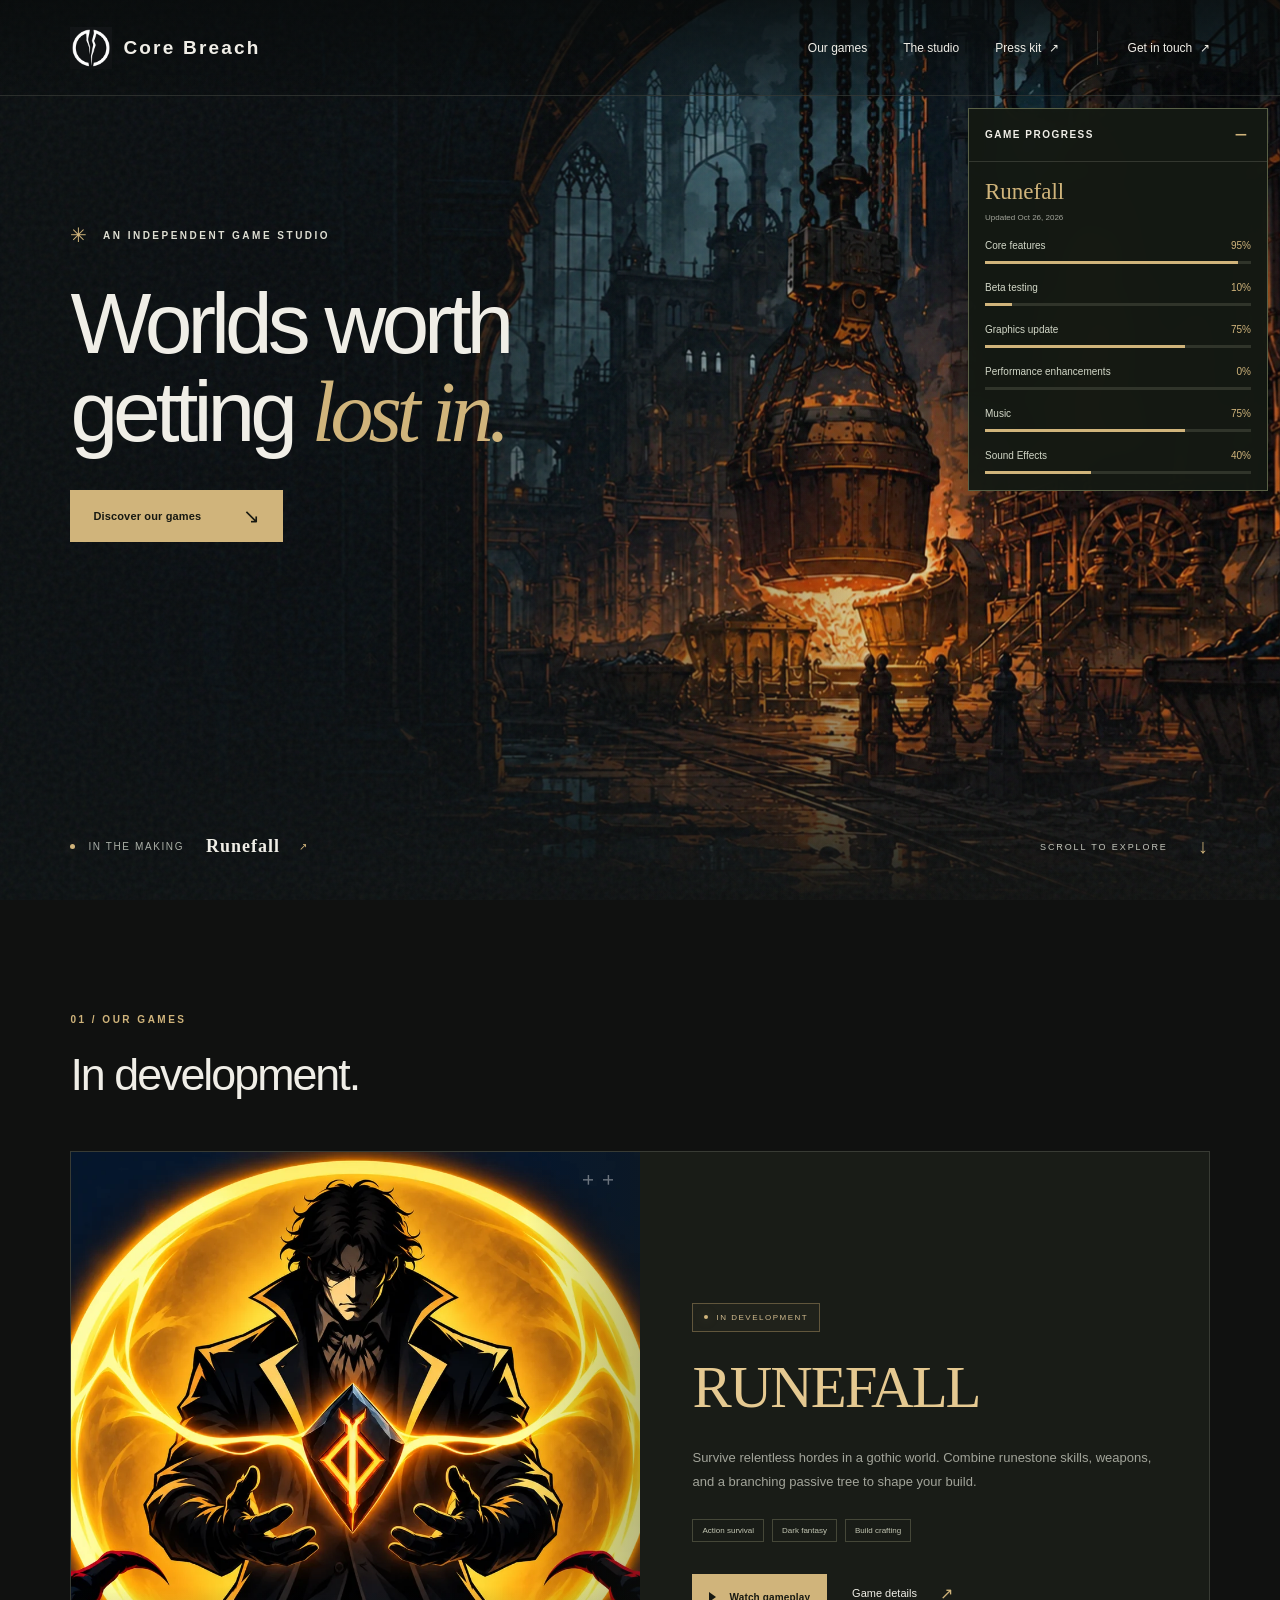
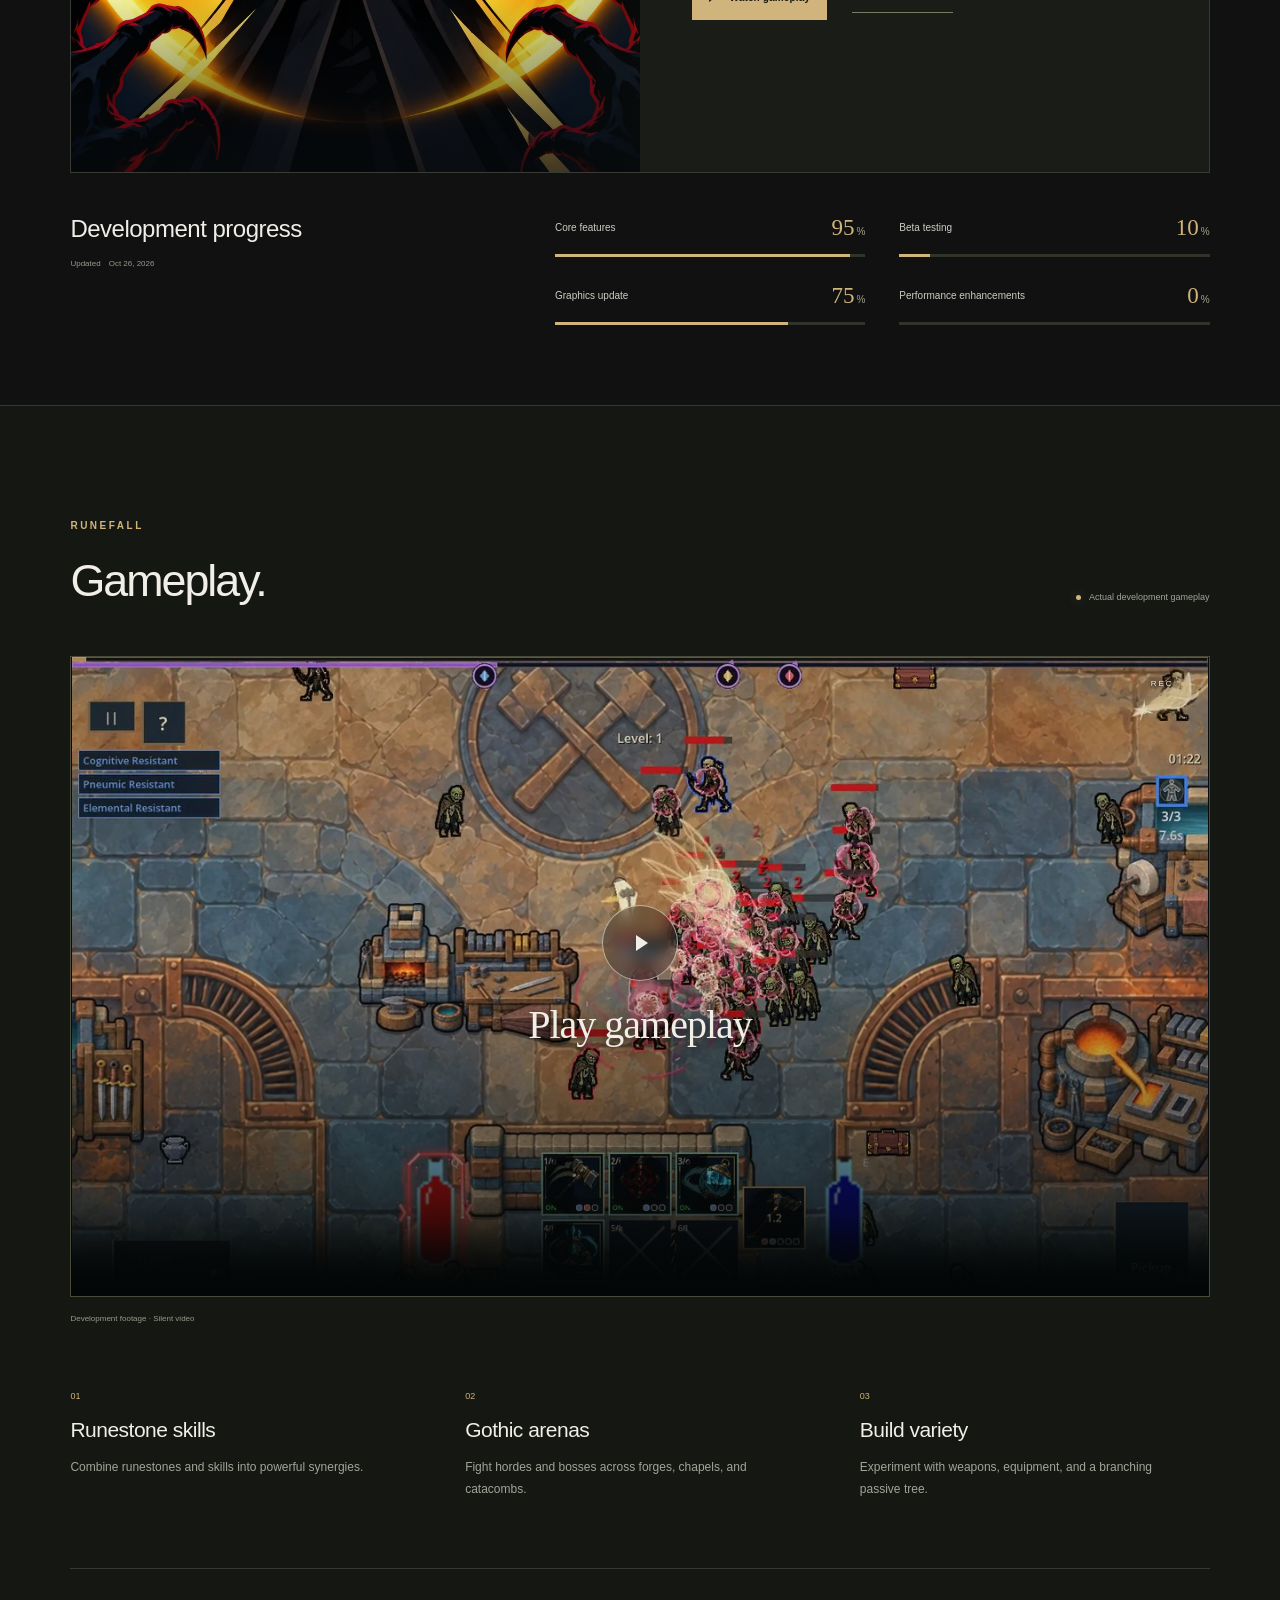
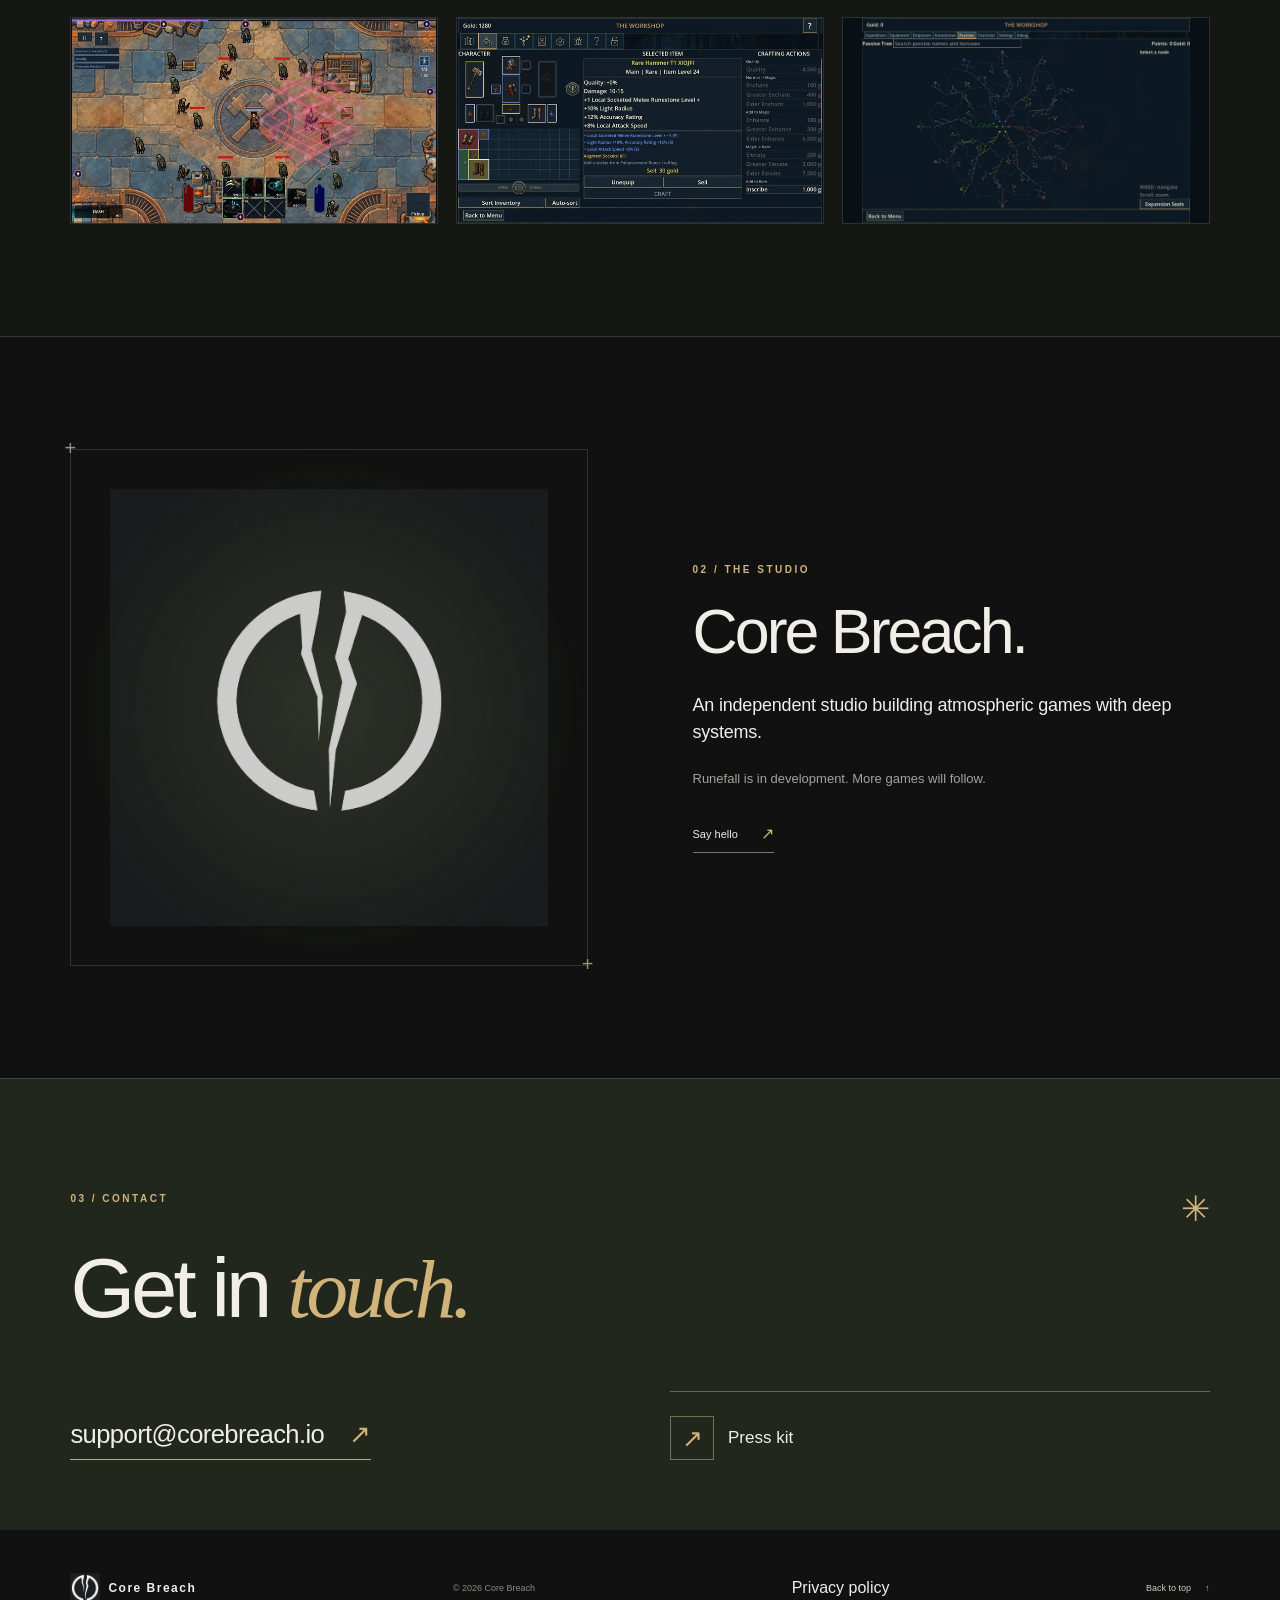
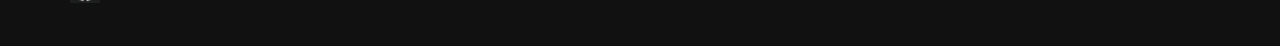
<file: index.html>
<!doctype html>
<html lang="en">
<head>
  <meta charset="utf-8">
  <meta name="viewport" content="width=device-width, initial-scale=1">
  <meta name="theme-color" content="#101110">
  <title>Core Breach — Independent games. Unforgettable worlds.</title>
  <meta name="description" content="Core Breach is an independent game studio building worlds worth getting lost in. Discover Runefall, our dark fantasy action-survival game, and follow its development.">
  <link rel="canonical" href="https://corebreach.io/">
  <meta property="og:type" content="website">
  <meta property="og:title" content="Core Breach — Worlds worth getting lost in.">
  <meta property="og:description" content="Independent games. Deep systems. One more run. Discover Runefall, in development at Core Breach.">
  <meta property="og:url" content="https://corebreach.io/">
  <meta property="og:image" content="https://corebreach.io/assets/images/social-card.jpg">
  <meta name="twitter:card" content="summary_large_image">
  <link rel="icon" href="favicon.png" type="image/png">
  <link rel="preload" as="image" href="assets/images/runefall-forge.webp" fetchpriority="high">
  <link rel="stylesheet" href="styles.css">
  <link rel="stylesheet" href="progress-panel.css">
  <script src="site.js" defer></script>
  <script src="game-progress.js" defer></script>
  <script src="progress-panel.js" defer></script>
</head>
<body>
  <a class="skip-link" href="#main">Skip to content</a>
  <header class="site-header">
    <a class="brand" href="index.html" aria-label="Core Breach home">
      <img src="assets/images/corebreach-mark.png" width="48" height="48" alt="">
      <span>Core Breach</span>
    </a>
    <button class="menu-toggle" type="button" aria-expanded="false" aria-controls="main-nav"><span>Menu</span><span class="menu-lines" aria-hidden="true"></span></button>
    <nav id="main-nav" class="main-nav" aria-label="Main navigation">
      <a href="#games">Our games</a>
      <a href="#studio">The studio</a>
      <a href="press/index.html">Press kit <span aria-hidden="true">↗</span></a>
      <a class="nav-contact" href="mailto:support@corebreach.io">Get in touch <span aria-hidden="true">↗</span></a>
    </nav>
  </header>

  <main id="main">
    <section class="hero" aria-labelledby="hero-title">
      <div class="hero-art" aria-hidden="true"></div>
      <div class="hero-grain" aria-hidden="true"></div>
      <div class="hero-content container">
        <p class="eyebrow"><span class="small-cross" aria-hidden="true">✳</span> An independent game studio</p>
        <h1 id="hero-title">Worlds worth<br>getting <em>lost in.</em></h1>
        <a class="button button-gold" href="#games">Discover our games <span aria-hidden="true">↘</span></a>
      </div>
      <div class="hero-bottom container">
        <a class="hero-feature" href="#runefall"><span class="live-dot" aria-hidden="true"></span><span>In the making</span><strong>Runefall</strong><span aria-hidden="true">↗</span></a>
        <a class="scroll-cue" href="#games">Scroll to explore <span aria-hidden="true">↓</span></a>
      </div>
    </section>

    <section class="games-section section-pad" id="games" aria-labelledby="games-title">
      <div class="container">
        <div class="section-heading">
          <div><p class="eyebrow section-index">01 / Our games</p><h2 id="games-title">In development.</h2></div>
        </div>

        <article class="game-feature" id="runefall" aria-labelledby="runefall-title">
          <div class="game-art">
            <img src="assets/images/runefall-runeweaver.webp" alt="Runefall character artwork: a dark-coated hunter channels a glowing runestone into a golden protective ward." width="1080" height="1080" loading="lazy">
            <span class="game-art-corner" aria-hidden="true">+<br>+</span>
          </div>
          <div class="game-story">
            <span class="status"><span class="live-dot" aria-hidden="true"></span> In development</span>
            <h3 id="runefall-title" class="runefall-wordmark">RUNEFALL</h3>
            <p class="body-copy">Survive relentless hordes in a gothic world. Combine runestone skills, weapons, and a branching passive tree to shape your build.</p>
            <div class="game-tags" aria-label="Game genres"><span>Action survival</span><span>Dark fantasy</span><span>Build crafting</span></div>
            <div class="game-actions"><a class="button button-gold" href="#gameplay"><span class="play-triangle" aria-hidden="true"></span> Watch gameplay</a><a class="text-link" href="press/#runefall-facts">Game details <span aria-hidden="true">↗</span></a></div>
          </div>
        </article>

        <div class="development" aria-labelledby="development-title" data-game-progress="runefall">
          <div class="development-intro"><h3 id="development-title">Development progress</h3><span class="snapshot-date">Updated <time datetime="2026-10-26">Oct 26, 2026</time></span></div>
          <div class="progress-grid">
            <div class="progress-item"><div class="progress-label"><label for="progress-core">Core features</label><span>95<span class="percent">%</span></span></div><progress id="progress-core" max="100" value="95">95%</progress></div>
            <div class="progress-item"><div class="progress-label"><label for="progress-beta">Beta testing</label><span>10<span class="percent">%</span></span></div><progress id="progress-beta" max="100" value="10">10%</progress></div>
            <div class="progress-item"><div class="progress-label"><label for="progress-graphics">Graphics update</label><span>75<span class="percent">%</span></span></div><progress id="progress-graphics" max="100" value="75">75%</progress></div>
            <div class="progress-item"><div class="progress-label"><label for="progress-performance">Performance enhancements</label><span>0<span class="percent">%</span></span></div><progress id="progress-performance" max="100" value="0">0%</progress></div>
          </div>
        </div>
      </div>
    </section>

    <section class="gameplay-section section-pad" id="gameplay" aria-labelledby="gameplay-title">
      <div class="container">
        <div class="section-heading"><div><p class="eyebrow section-index">Runefall</p><h2 id="gameplay-title">Gameplay.</h2></div><span class="subtle-label"><span class="live-dot" aria-hidden="true"></span> Actual development gameplay</span></div>
        <div class="video-frame">
          <video id="gameplay-video" controls playsinline preload="none" poster="assets/images/runefall-video-poster.webp" aria-label="Runefall gameplay: runestone combat against the horde in the Forge. Silent video.">
            <source src="assets/video/runefall-gameplay.mp4" type="video/mp4">
            Your browser cannot play this video. <a href="assets/video/runefall-gameplay.mp4">Download the gameplay video</a>.
          </video>
          <button class="video-cover" type="button" aria-label="Play Runefall gameplay video" hidden><span class="video-play"><span class="play-triangle" aria-hidden="true"></span></span><span class="video-cover-title">Play gameplay</span></button>
          <span class="video-corner" aria-hidden="true">REC <span></span></span>
        </div>
        <div class="video-caption"><span>Development footage · Silent video</span></div>

        <div class="game-pillars">
          <div class="pillar"><span class="pillar-number">01</span><h3>Runestone skills</h3><p>Combine runestones and skills into powerful synergies.</p></div>
          <div class="pillar"><span class="pillar-number">02</span><h3>Gothic arenas</h3><p>Fight hordes and bosses across forges, chapels, and catacombs.</p></div>
          <div class="pillar"><span class="pillar-number">03</span><h3>Build variety</h3><p>Experiment with weapons, equipment, and a branching passive tree.</p></div>
        </div>

        <div class="screenshot-gallery" aria-label="Runefall gallery">
          <a class="screenshot screenshot-wide" href="assets/images/runefall-forge-gameplay.webp" data-gallery data-caption="The Forge"><img src="assets/images/runefall-forge-gameplay-thumb.webp" alt="Runefall combat in the Forge, with four active skills and expansions equipped to skills, the autoattack, and the dash." width="720" height="405" loading="lazy"></a>
          <a class="screenshot" href="assets/images/runefall-inventory.webp" data-gallery data-caption="Inventory and equipment"><img src="assets/images/runefall-inventory-thumb.webp" alt="Runefall inventory and paper doll with empty equipment slots, normal gear, blue magic gear, and yellow rare gear." width="720" height="405" loading="lazy"></a>
          <a class="screenshot" href="assets/images/runefall-passive-tree.webp" data-gallery data-caption="Passive tree"><img src="assets/images/runefall-passive-tree-thumb.webp" alt="The Runefall passive tree, with colored branches connecting many different character upgrades." width="720" height="450" loading="lazy"></a>
        </div>
      </div>
    </section>

    <section class="studio-section section-pad" id="studio" aria-labelledby="studio-title">
      <div class="container studio-layout">
        <div class="studio-symbol" aria-hidden="true"><img src="assets/images/corebreach-logo.png" alt="" width="1024" height="1024" loading="lazy"></div>
        <div class="studio-copy"><p class="eyebrow section-index">02 / The studio</p><h2 id="studio-title">Core Breach.</h2><p class="studio-lead">An independent studio building atmospheric games with deep systems.</p><p class="body-copy">Runefall is in development. More games will follow.</p><a class="text-link" href="mailto:support@corebreach.io">Say hello <span aria-hidden="true">↗</span></a></div>
      </div>
    </section>

    <section class="contact-section section-pad" id="contact" aria-labelledby="contact-title">
      <div class="container">
        <div class="contact-top"><p class="eyebrow section-index">03 / Contact</p><span class="small-cross" aria-hidden="true">✳</span></div>
        <h2 id="contact-title">Get in <em>touch.</em></h2>
        <div class="contact-bottom"><div><a class="email-link" href="mailto:support@corebreach.io">support@corebreach.io <span aria-hidden="true">↗</span></a></div><a class="press-callout" href="press/index.html"><span class="press-icon" aria-hidden="true">↗</span><span><strong>Press kit</strong></span></a></div>
      </div>
    </section>
  </main>

  <footer class="site-footer container"><a class="brand footer-brand" href="index.html"><img src="assets/images/corebreach-mark.png" width="36" height="36" alt=""><span>Core Breach</span></a><span>© 2026 Core Breach</span><a href="privacy/index.html">Privacy policy</a><a href="#main" class="back-top">Back to top <span aria-hidden="true">↑</span></a></footer>

  <dialog class="lightbox" id="screenshot-dialog" aria-labelledby="lightbox-caption">
    <div class="lightbox-toolbar"><span>RUNEFALL <span class="lightbox-counter"></span></span><button class="icon-button" data-close-lightbox type="button" aria-label="Close screenshot gallery">Close <span aria-hidden="true">×</span></button></div>
    <div class="lightbox-image-wrap"><button class="gallery-prev icon-button" type="button" aria-label="Previous screenshot">←</button><img id="lightbox-image" alt=""><button class="gallery-next icon-button" type="button" aria-label="Next screenshot">→</button></div>
    <p id="lightbox-caption" class="visually-hidden" aria-live="polite"></p>
  </dialog>
</body>
</html>
</file>
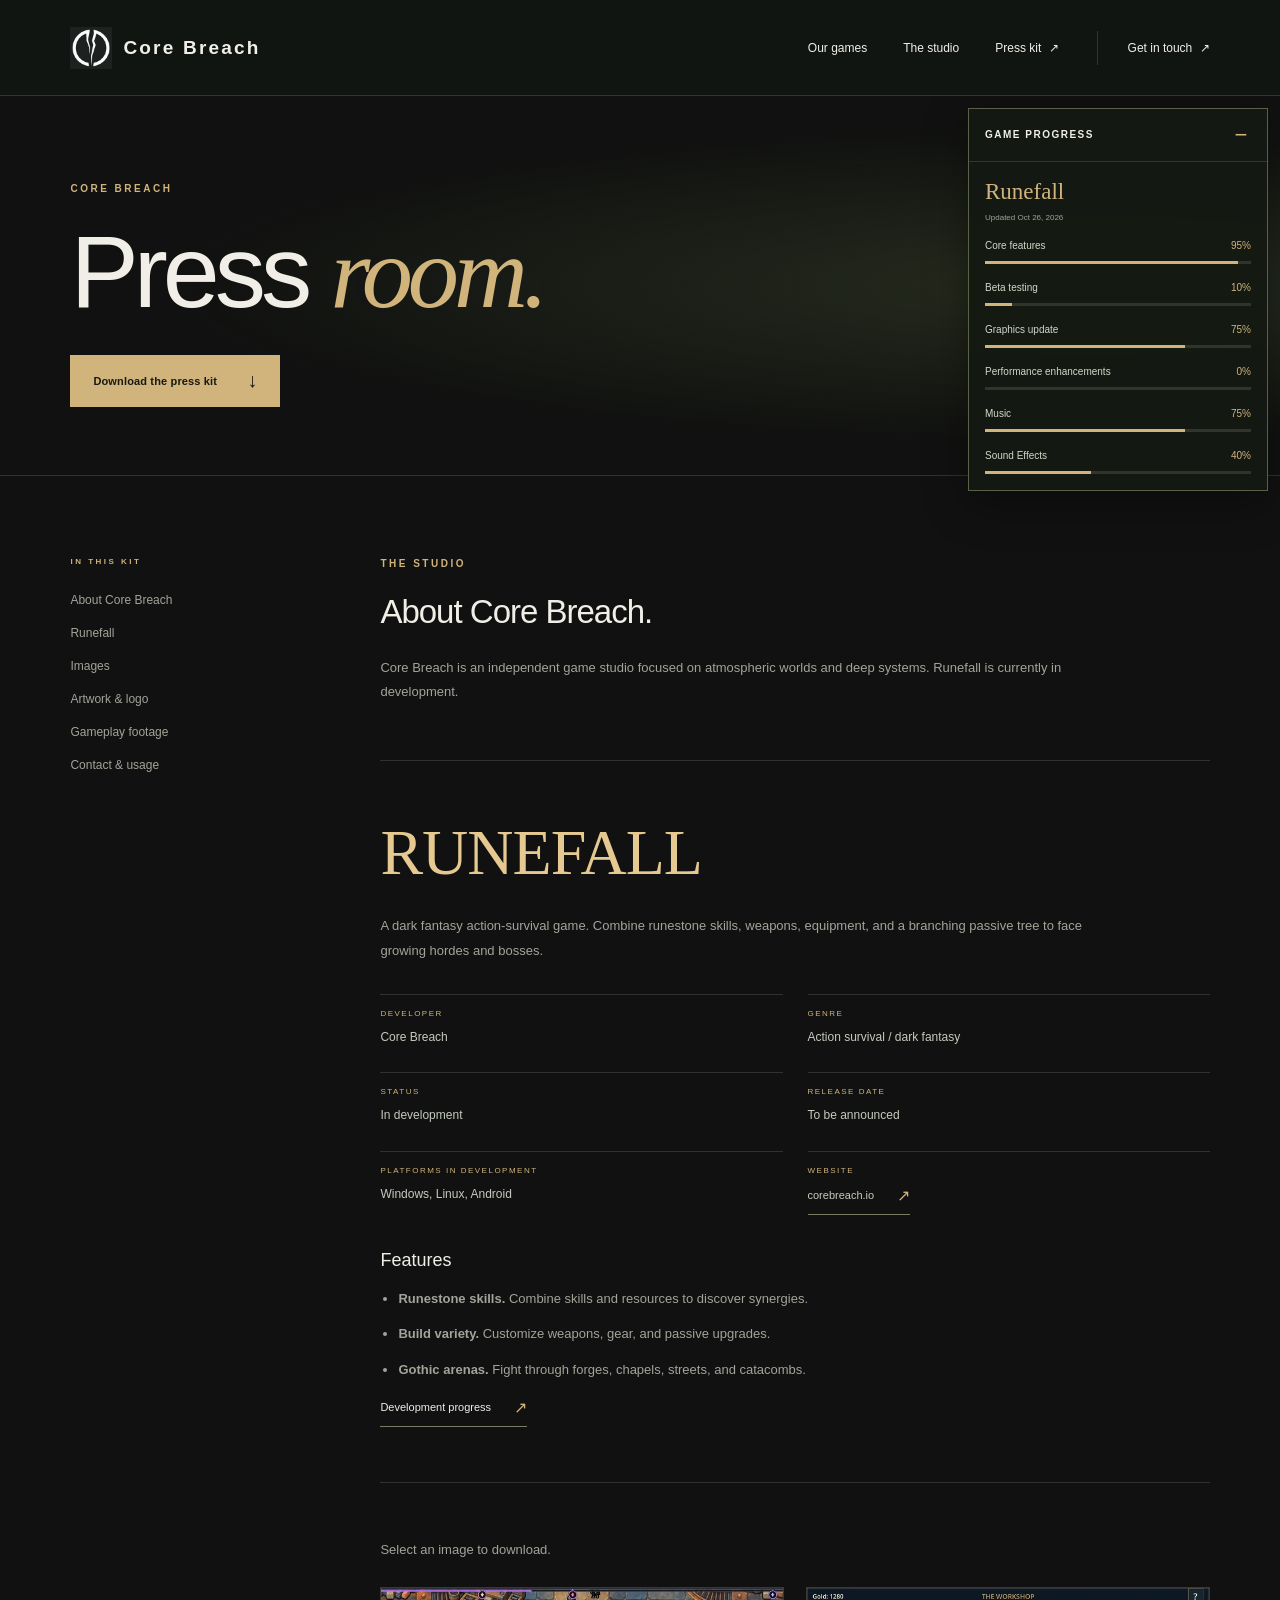
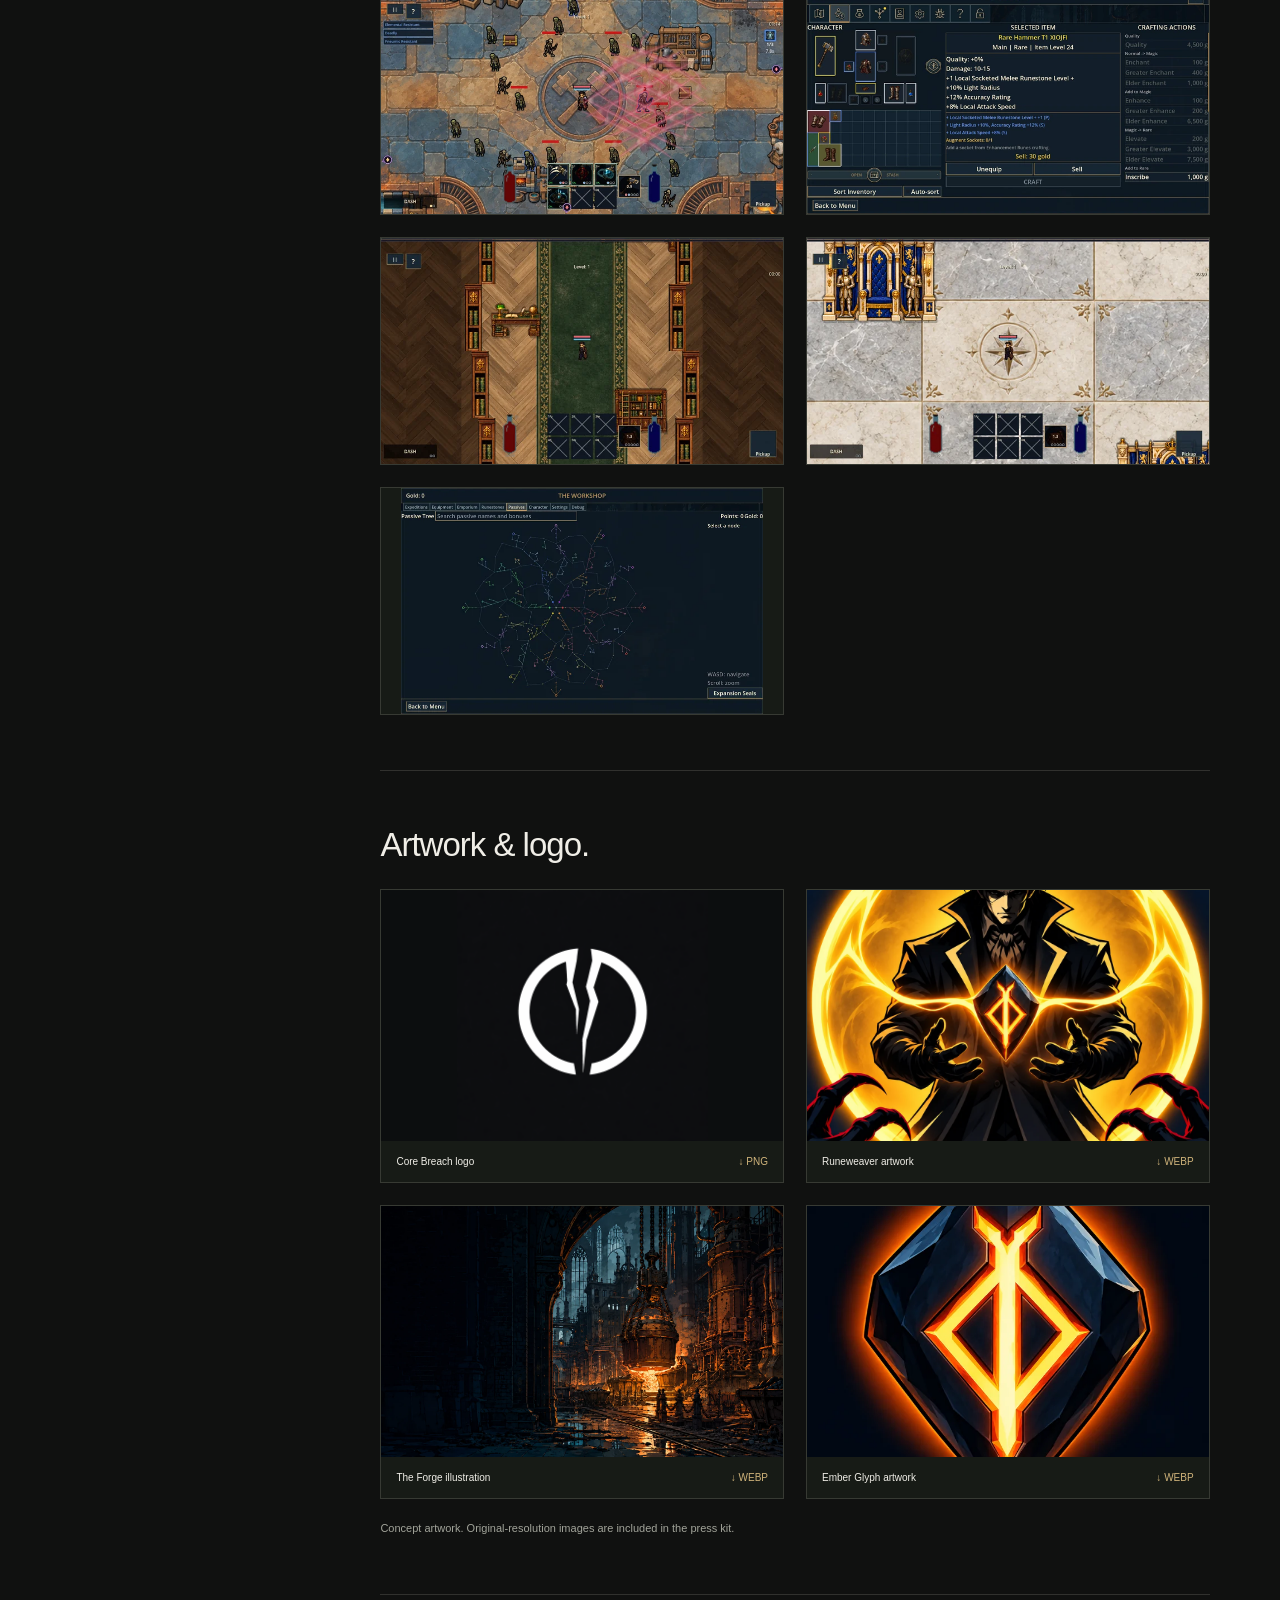
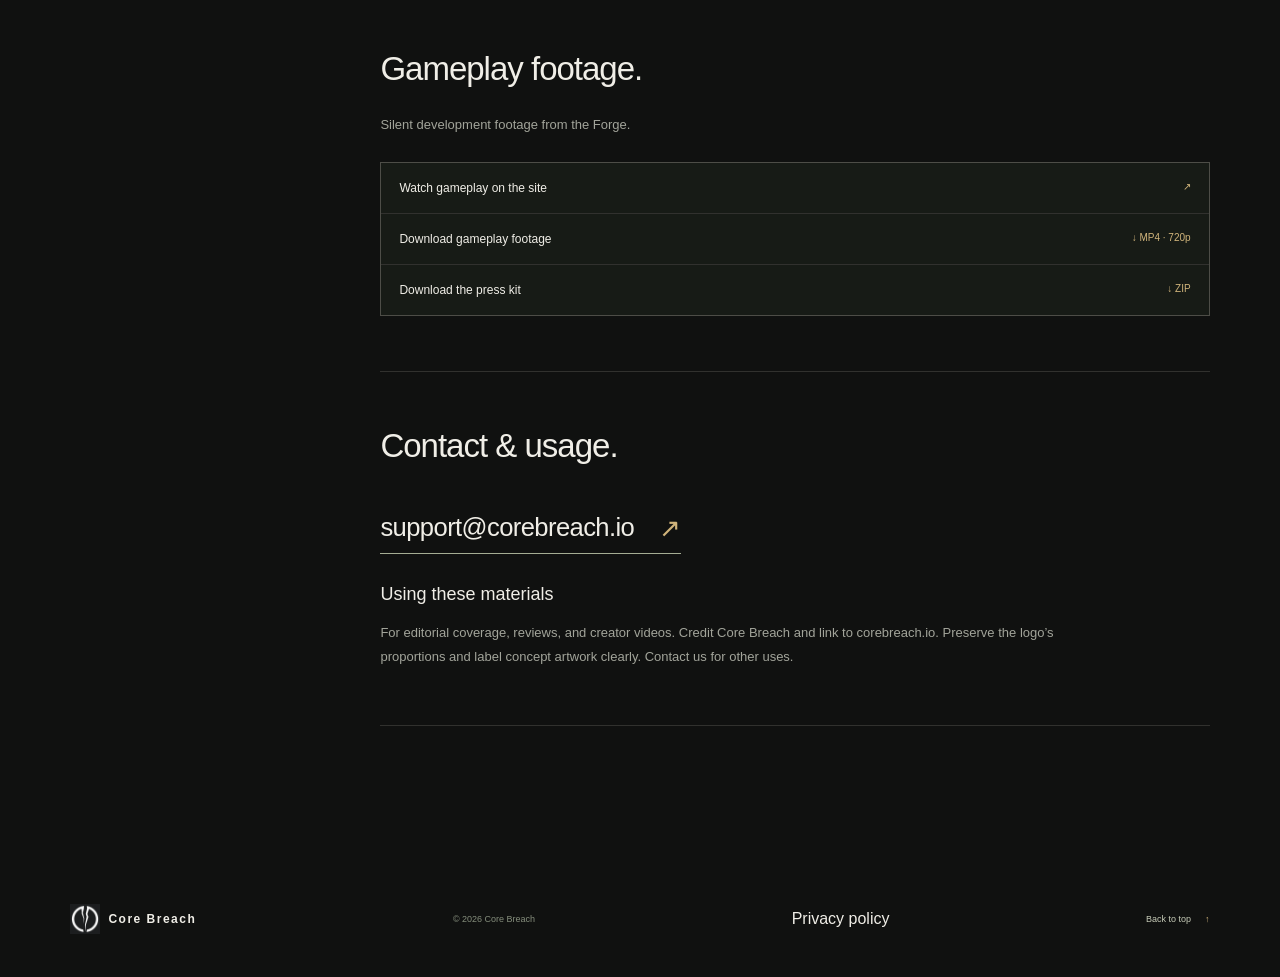
<file: press/index.html>
<!doctype html>
<html lang="en">
<head>
  <meta charset="utf-8">
  <meta name="viewport" content="width=device-width, initial-scale=1">
  <meta name="theme-color" content="#101110">
  <title>Press room — Core Breach &amp; Runefall</title>
  <meta name="description" content="Official Core Breach and Runefall press materials: game information, original screenshots, artwork, gameplay footage, and the company logo.">
  <link rel="canonical" href="https://corebreach.io/press/">
  <meta property="og:type" content="website">
  <meta property="og:title" content="Core Breach & Runefall — Press room">
  <meta property="og:description" content="Everything you need to share our story. Download official artwork, screenshots and game information.">
  <meta property="og:image" content="https://corebreach.io/assets/images/social-card.jpg">
  <meta name="twitter:card" content="summary_large_image">
  <link rel="icon" href="../favicon.png" type="image/png">
  <link rel="stylesheet" href="../styles.css">
  <link rel="stylesheet" href="../progress-panel.css">
  <script src="../site.js" defer></script>
  <script src="../game-progress.js" defer></script>
  <script src="../progress-panel.js" defer></script>
</head>
<body class="interior">
  <a class="skip-link" href="#main">Skip to content</a>
  <header class="site-header">
    <a class="brand" href="../index.html" aria-label="Core Breach home"><img src="../assets/images/corebreach-mark.png" width="48" height="48" alt=""><span>Core Breach</span></a>
    <button class="menu-toggle" type="button" aria-expanded="false" aria-controls="main-nav"><span>Menu</span><span class="menu-lines" aria-hidden="true"></span></button>
    <nav id="main-nav" class="main-nav" aria-label="Main navigation"><a href="../index.html#games">Our games</a><a href="../index.html#studio">The studio</a><a href="index.html" aria-current="page">Press kit <span aria-hidden="true">↗</span></a><a class="nav-contact" href="mailto:support@corebreach.io">Get in touch <span aria-hidden="true">↗</span></a></nav>
  </header>
  <main id="main">
    <section class="press-hero" aria-labelledby="press-title"><div class="container"><p class="eyebrow section-index">Core Breach</p><h1 id="press-title">Press <em>room.</em></h1><a class="button button-gold" href="../assets/press/corebreach-runefall-press-kit.zip" download>Download the press kit <span aria-hidden="true">↓</span></a></div></section>
    <div class="container press-layout">
      <nav class="press-sidebar" aria-label="Press room sections"><p class="eyebrow">In this kit</p><a href="#studio-info">About Core Breach</a><a href="#runefall-facts">Runefall</a><a href="#screenshots">Images</a><a href="#artwork">Artwork &amp; logo</a><a href="#footage">Gameplay footage</a><a href="#press-contact">Contact &amp; usage</a></nav>
      <div class="press-content">
        <section id="studio-info" aria-labelledby="studio-info-title"><p class="eyebrow section-index">The studio</p><h2 id="studio-info-title">About Core Breach.</h2><p class="body-copy">Core Breach is an independent game studio focused on atmospheric worlds and deep systems. Runefall is currently in development.</p></section>
        <section id="runefall-facts" aria-labelledby="runefall-press-title"><h2 id="runefall-press-title" class="runefall-wordmark">RUNEFALL</h2><p class="body-copy">A dark fantasy action-survival game. Combine runestone skills, weapons, equipment, and a branching passive tree to face growing hordes and bosses.</p>
          <dl class="facts"><div><dt>Developer</dt><dd>Core Breach</dd></div><div><dt>Genre</dt><dd>Action survival / dark fantasy</dd></div><div><dt>Status</dt><dd>In development</dd></div><div><dt>Release date</dt><dd>To be announced</dd></div><div><dt>Platforms in development</dt><dd>Windows, Linux, Android</dd></div><div><dt>Website</dt><dd><a class="text-link" href="../index.html#runefall">corebreach.io <span aria-hidden="true">↗</span></a></dd></div></dl>
          <h3>Features</h3><ul class="feature-list"><li><strong>Runestone skills.</strong> Combine skills and resources to discover synergies.</li><li><strong>Build variety.</strong> Customize weapons, gear, and passive upgrades.</li><li><strong>Gothic arenas.</strong> Fight through forges, chapels, streets, and catacombs.</li></ul>
          <a class="text-link" href="../index.html#development-title">Development progress <span aria-hidden="true">↗</span></a>
        </section>
        <section id="screenshots" aria-labelledby="screenshots-title"><h2 id="screenshots-title" class="visually-hidden">Runefall images</h2><p class="body-copy">Select an image to download.</p><div class="press-asset-grid">
          <a class="asset-card" href="../assets/press/screenshots/runefall-forge.png" download aria-label="Download the Forge gameplay image"><img src="../assets/images/runefall-forge-gameplay-thumb.webp" alt="Forge combat with four skills and expansions equipped to skills, the autoattack, and the dash." width="720" height="405" loading="lazy"></a>
          <a class="asset-card" href="../assets/press/screenshots/runefall-inventory.png" download aria-label="Download the inventory and paper-doll image"><img src="../assets/images/runefall-inventory-thumb.webp" alt="Inventory and paper doll with normal, magic, and rare gear alongside empty slots." width="720" height="405" loading="lazy"></a>
          <a class="asset-card" href="../assets/images/runefall-library-gameplay.webp" download aria-label="Download the Library gameplay image"><img src="../assets/images/runefall-library-gameplay-thumb.webp" alt="The Library environment in Runefall." width="720" height="405" loading="lazy"></a>
          <a class="asset-card" href="../assets/images/runefall-castle-gameplay.webp" download aria-label="Download the Castle gameplay image"><img src="../assets/images/runefall-castle-gameplay-thumb.webp" alt="The Castle environment in Runefall." width="720" height="405" loading="lazy"></a>
          <a class="asset-card" href="../assets/images/runefall-passive-tree.webp" download aria-label="Download the passive-tree image"><img src="../assets/images/runefall-passive-tree-thumb.webp" alt="Runefall's branching passive tree." width="720" height="450" loading="lazy"></a>
        </div></section>
        <section id="artwork" aria-labelledby="artwork-title"><h2 id="artwork-title">Artwork &amp; logo.</h2><div class="press-asset-grid"><a class="asset-card logo-asset" href="../assets/images/corebreach-logo.png" download><img src="../assets/images/corebreach-logo.png" alt="The white Core Breach broken-circle mark on a charcoal background." width="1024" height="1024" loading="lazy"><span>Core Breach logo <span>↓ PNG</span></span></a><a class="asset-card" href="../assets/images/runefall-runeweaver.webp" download><img src="../assets/images/runefall-runeweaver.webp" alt="Runefall Runeweaver character concept artwork with a golden ward and runestone." width="1080" height="1080" loading="lazy"><span>Runeweaver artwork <span>↓ WEBP</span></span></a><a class="asset-card" href="../assets/images/runefall-forge.webp" download><img src="../assets/images/runefall-forge.webp" alt="Illustrated gothic foundry used in Runefall's menu." width="1600" height="900" loading="lazy"><span>The Forge illustration <span>↓ WEBP</span></span></a><a class="asset-card" href="../assets/images/runefall-runestone.webp" download><img src="../assets/images/runefall-runestone.webp" alt="Ember Glyph runestone concept artwork." width="700" height="700" loading="lazy"><span>Ember Glyph artwork <span>↓ WEBP</span></span></a></div><p class="usage-note">Concept artwork. Original-resolution images are included in the press kit.</p></section>
        <section id="footage" aria-labelledby="footage-title"><h2 id="footage-title">Gameplay footage.</h2><p class="body-copy">Silent development footage from the Forge.</p><div class="press-download-list"><a href="../index.html#gameplay">Watch gameplay on the site <span>↗</span></a><a href="../assets/video/runefall-gameplay.mp4" download>Download gameplay footage <span>↓ MP4 · 720p</span></a><a href="../assets/press/corebreach-runefall-press-kit.zip" download>Download the press kit <span>↓ ZIP</span></a></div></section>
        <section id="press-contact" aria-labelledby="press-contact-title"><h2 id="press-contact-title">Contact &amp; usage.</h2><a class="email-link" href="mailto:support@corebreach.io">support@corebreach.io <span aria-hidden="true">↗</span></a><h3>Using these materials</h3><p class="body-copy">For editorial coverage, reviews, and creator videos. Credit Core Breach and link to corebreach.io. Preserve the logo’s proportions and label concept artwork clearly. Contact us for other uses.</p></section>
      </div>
    </div>
  </main>
  <footer class="site-footer container"><a class="brand footer-brand" href="../index.html"><img src="../assets/images/corebreach-mark.png" width="36" height="36" alt=""><span>Core Breach</span></a><span>© 2026 Core Breach</span><a href="../privacy/index.html">Privacy policy</a><a href="#main" class="back-top">Back to top <span aria-hidden="true">↑</span></a></footer>
</body>
</html>
</file>
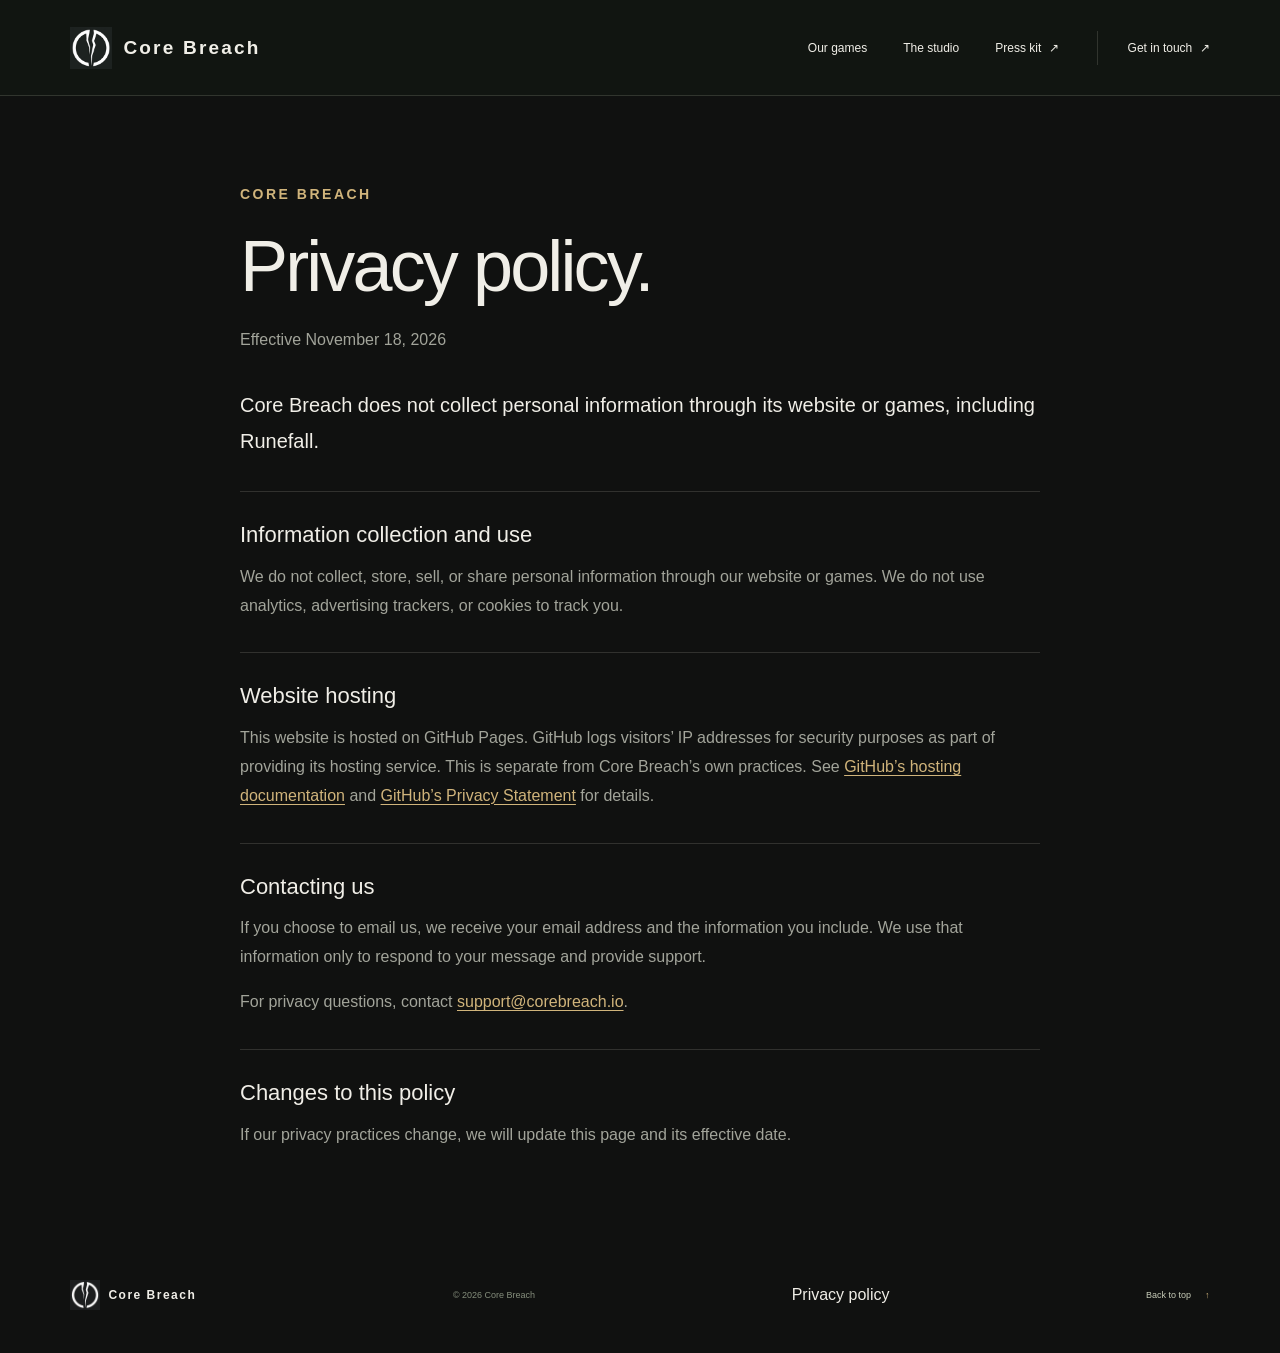
<file: privacy/index.html>
<!doctype html>
<html lang="en">
<head>
  <meta charset="utf-8">
  <meta name="viewport" content="width=device-width, initial-scale=1">
  <meta name="theme-color" content="#101110">
  <title>Privacy policy — Core Breach</title>
  <meta name="description" content="Core Breach does not collect personal information through its website or games. Read our privacy policy.">
  <link rel="canonical" href="https://corebreach.io/privacy/">
  <meta property="og:type" content="website">
  <meta property="og:title" content="Privacy policy — Core Breach">
  <meta property="og:description" content="How Core Breach respects your privacy.">
  <meta property="og:image" content="https://corebreach.io/assets/images/social-card.jpg">
  <meta name="twitter:card" content="summary_large_image">
  <link rel="icon" href="../favicon.png" type="image/png">
  <link rel="stylesheet" href="../styles.css">
  <script src="../site.js" defer></script>
</head>
<body class="interior">
  <a class="skip-link" href="#main">Skip to content</a>
  <header class="site-header">
    <a class="brand" href="../index.html" aria-label="Core Breach home"><img src="../assets/images/corebreach-mark.png" width="48" height="48" alt=""><span>Core Breach</span></a>
    <button class="menu-toggle" type="button" aria-expanded="false" aria-controls="main-nav"><span>Menu</span><span class="menu-lines" aria-hidden="true"></span></button>
    <nav id="main-nav" class="main-nav" aria-label="Main navigation"><a href="../index.html#games">Our games</a><a href="../index.html#studio">The studio</a><a href="../press/index.html">Press kit <span aria-hidden="true">↗</span></a><a class="nav-contact" href="mailto:support@corebreach.io">Get in touch <span aria-hidden="true">↗</span></a></nav>
  </header>
  <main id="main" class="container privacy-page">
    <p class="eyebrow section-index">Core Breach</p>
    <h1>Privacy policy.</h1>
    <p class="privacy-date">Effective <time datetime="2026-11-18">November 18, 2026</time></p>
    <p class="privacy-lead">Core Breach does not collect personal information through its website or games, including Runefall.</p>
    <section aria-labelledby="information-title">
      <h2 id="information-title">Information collection and use</h2>
      <p>We do not collect, store, sell, or share personal information through our website or games. We do not use analytics, advertising trackers, or cookies to track you.</p>
    </section>
    <section aria-labelledby="hosting-title">
      <h2 id="hosting-title">Website hosting</h2>
      <p>This website is hosted on GitHub Pages. GitHub logs visitors’ IP addresses for security purposes as part of providing its hosting service. This is separate from Core Breach’s own practices. See <a href="https://docs.github.com/en/pages/getting-started-with-github-pages/what-is-github-pages">GitHub’s hosting documentation</a> and <a href="https://docs.github.com/en/site-policy/privacy-policies/github-general-privacy-statement">GitHub’s Privacy Statement</a> for details.</p>
    </section>
    <section aria-labelledby="contact-title">
      <h2 id="contact-title">Contacting us</h2>
      <p>If you choose to email us, we receive your email address and the information you include. We use that information only to respond to your message and provide support.</p>
      <p>For privacy questions, contact <a href="mailto:support@corebreach.io">support@corebreach.io</a>.</p>
    </section>
    <section aria-labelledby="changes-title">
      <h2 id="changes-title">Changes to this policy</h2>
      <p>If our privacy practices change, we will update this page and its effective date.</p>
    </section>
  </main>
  <footer class="site-footer container"><a class="brand footer-brand" href="../index.html"><img src="../assets/images/corebreach-mark.png" width="36" height="36" alt=""><span>Core Breach</span></a><span>© 2026 Core Breach</span><a href="index.html" aria-current="page">Privacy policy</a><a href="#main" class="back-top">Back to top <span aria-hidden="true">↑</span></a></footer>
</body>
</html>
</file>
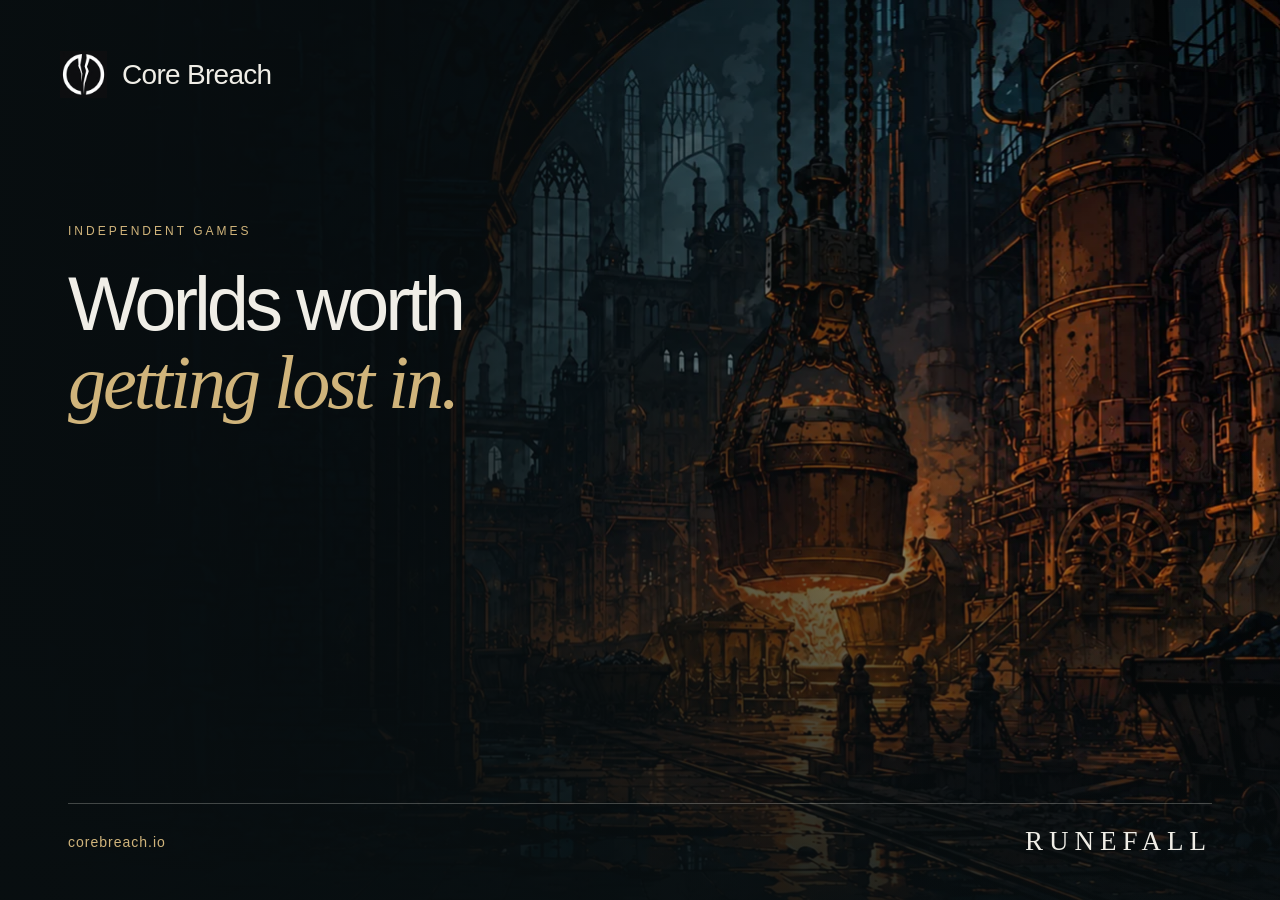
<file: tools/social-card.html>
<!doctype html>
<html lang="en">
<meta charset="utf-8">
<title>Core Breach social card</title>
<style>
  * { box-sizing: border-box; }
  body { margin: 0; width: 1200px; height: 630px; overflow: hidden; color: #f0eee7; background: #101110; font-family: Arial, Helvetica, sans-serif; }
  .art { position: absolute; inset: 0; background: url('../assets/images/runefall-forge.webp') 72% center / cover; }
  .shade { position: absolute; inset: 0; background: linear-gradient(90deg, rgba(8,14,16,.97), rgba(8,14,16,.78) 38%, rgba(8,14,16,.12) 90%), linear-gradient(0deg, rgba(8,14,16,.83), transparent 52%); }
  header { position: absolute; top: 51px; left: 60px; display: flex; align-items: center; gap: 15px; font-size: 28px; letter-spacing: -.7px; }
  header img { width: 47px; height: 47px; }
  main { position: absolute; left: 68px; top: 224px; }
  .eyebrow { color: #d0b47b; font-size: 12px; letter-spacing: 3px; margin: 0 0 27px; text-transform: uppercase; }
  h1 { font-weight: 400; font-size: 76px; line-height: 1.03; letter-spacing: -4px; margin: 0; }
  h1 em { font-family: Georgia, serif; font-weight: 400; color: #d0b47b; letter-spacing: -3px; }
  footer { position: absolute; left: 68px; right: 68px; bottom: 43px; border-top: 1px solid #f0eee740; padding-top: 22px; display: flex; justify-content: space-between; align-items: center; }
  .url { color: #d0b47b; font-size: 14px; letter-spacing: 1px; }
  .game { font-family: Georgia, serif; font-size: 27px; letter-spacing: 6px; }
</style>
<div class="art"></div><div class="shade"></div>
<header><img src="../assets/images/corebreach-mark.png" alt="">Core Breach</header>
<main><p class="eyebrow">Independent games</p><h1>Worlds worth<br><em>getting lost in.</em></h1></main>
<footer><span class="url">corebreach.io</span><span class="game">RUNEFALL</span></footer>
</html>
</file>
<file: styles.css>
/* Core Breach — charcoal, paper, and a little fire. No external dependencies. */
:root{--bg:#101110;--surface:#181a17;--surface-2:#1e211b;--paper:#f0eee7;--muted:#a2a49a;--gold:#d0b47b;--line:rgba(232,233,214,.15);--max:1280px;--gutter:clamp(24px,5.5vw,88px);color-scheme:dark;font-family:Arial,Helvetica,sans-serif;font-synthesis:none;scroll-behavior:smooth;scroll-padding-top:100px}
*{box-sizing:border-box}body{margin:0;background:var(--bg);color:var(--paper);-webkit-font-smoothing:antialiased}body.modal-open{overflow:hidden}a{color:inherit;text-decoration:none}button{font:inherit;color:inherit;cursor:pointer}img,video{display:block;max-width:100%}button,a{-webkit-tap-highlight-color:transparent}button{border-radius:0}h1,h2,h3,p{margin:0}button:focus-visible,a:focus-visible,video:focus-visible{outline:2px solid var(--gold);outline-offset:6px}::selection{background:var(--gold);color:var(--bg)}.container{width:calc(100% - var(--gutter)*2);max-width:var(--max);margin-inline:auto}.section-pad{padding-block:112px}.eyebrow{text-transform:uppercase;font-size:10px;line-height:1.5;font-weight:600;letter-spacing:2.5px}.section-index{color:var(--gold);margin-bottom:22px}.small-cross{color:var(--gold);font-size:20px;line-height:1;display:inline-block}.skip-link{position:fixed;top:12px;left:12px;padding:14px;background:var(--gold);color:var(--bg);z-index:30;transform:translateY(-200%)}.skip-link:focus{transform:translateY(0)}
.site-header{height:96px;padding-inline:var(--gutter);display:flex;align-items:center;justify-content:space-between;border-bottom:1px solid var(--line);position:absolute;top:0;left:0;right:0;z-index:10;background:linear-gradient(180deg,rgba(9,12,12,.75),rgba(9,12,12,.2))}.brand{display:inline-flex;gap:11px;align-items:center;font-size:19px;letter-spacing:2.2px;font-weight:700;white-space:nowrap}.brand img{width:42px;height:42px;mix-blend-mode:screen}.brand-dot{font-size:8px;vertical-align:top;position:relative;top:1px;margin-left:4px}.main-nav{display:flex;align-items:center;gap:36px;font-size:12px}.main-nav>a{padding:10px 0;position:relative}.main-nav>a:after{content:"";position:absolute;bottom:1px;left:0;height:1px;width:0;background:var(--gold);transition:width .2s}.main-nav>a:hover:after{width:100%}.main-nav span{margin-left:4px}.main-nav .nav-contact{border-left:1px solid var(--line);padding-left:30px;margin-left:2px}.main-nav .nav-contact:after{left:30px;max-width:110px}.menu-toggle{display:none}
.hero{height:820px;min-height:690px;max-height:1050px;height:100svh;position:relative;isolation:isolate;background:#0a1013;overflow:hidden}.hero-art{position:absolute;inset:0;z-index:-3;background-image:url('assets/images/runefall-forge.webp');background-size:cover;background-position:65% center;animation:hero-enter 1.8s ease-out both}.hero:before{content:"";position:absolute;inset:0;z-index:-2;background:linear-gradient(90deg,rgba(10,15,17,.93) 0%,rgba(10,15,17,.71) 32%,rgba(10,15,17,.12) 70%),linear-gradient(0deg,#101110 0%,transparent 28%,rgba(7,11,12,.08) 70%)}.hero-grain{position:absolute;inset:0;opacity:.07;pointer-events:none;z-index:-1;background-image:url("data:image/svg+xml,%3Csvg viewBox='0 0 180 180' xmlns='http://www.w3.org/2000/svg'%3E%3Cfilter id='noise'%3E%3CfeTurbulence type='fractalNoise' baseFrequency='.9' numOctaves='3' stitchTiles='stitch'/%3E%3C/filter%3E%3Cpath fill='%23fff' filter='url(%23noise)' opacity='.9' d='M0 0h180v180H0z'/%3E%3C/svg%3E")}.hero-content{position:relative;padding-top:clamp(180px,25vh,290px)}.hero .eyebrow{display:flex;align-items:center;gap:13px;color:#deded2;margin-bottom:34px}.hero h1{font-size:clamp(58px,6.7vw,106px);line-height:1.03;font-weight:500;letter-spacing:-5px;max-width:920px}.hero h1 em{font-family:Georgia,'Times New Roman',serif;font-weight:400;color:var(--gold);letter-spacing:-5px}.hero-description{font-size:16px;line-height:1.65;color:#c3c5bc;margin-top:27px}.button{min-height:52px;padding:0 22px;display:inline-flex;align-items:center;justify-content:center;gap:36px;font-size:11px;letter-spacing:.15px;font-weight:700;transition:background .2s,transform .2s;border:1px solid transparent}.button:hover{transform:translateY(-3px)}.button-gold{background:var(--gold);color:#171912}.button-gold:hover{background:#e2c991}.button-gold>span:not(.play-triangle){font-size:20px;font-weight:400}.hero .button{margin-top:32px;gap:42px}.hero-bottom{position:absolute;bottom:42px;left:0;right:0;display:flex;justify-content:space-between;align-items:center}.hero-feature{display:flex;align-items:center;gap:13px;font-size:10px}.hero-feature>span:nth-child(2){color:#aaafa7;text-transform:uppercase;letter-spacing:1.6px}.hero-feature strong{font-family:Georgia,serif;font-size:18px;letter-spacing:1px;margin-left:9px}.hero-feature>span:last-child{color:var(--gold);margin-left:6px}.live-dot{display:inline-block;width:5px;height:5px;border-radius:50%;background:var(--gold);box-shadow:0 0 12px rgba(208,180,123,.35);flex-shrink:0}.scroll-cue{font-size:9px;letter-spacing:1.9px;text-transform:uppercase;display:flex;align-items:center;gap:30px;color:#c4c6bc}.scroll-cue span{font-size:20px;color:var(--gold)}.hero-side-label{position:absolute;right:23px;top:47%;writing-mode:vertical-rl;font-size:8px;letter-spacing:2px;color:rgba(240,238,231,.45)}@keyframes hero-enter{from{transform:scale(1.045);opacity:.3}to{transform:scale(1);opacity:1}}
.studio-strip{min-height:98px;border-block:1px solid var(--line);display:flex;align-items:center;justify-content:center;gap:clamp(25px,4.4vw,75px);font-size:clamp(14px,1.5vw,22px);letter-spacing:-.4px;color:#a7ab9f;padding:24px var(--gutter);background:#151713}.strip-symbol{font-size:22px;color:#737e5d}.studio-strip>span:last-child{color:var(--paper)}
.section-heading{display:flex;align-items:flex-end;justify-content:space-between;gap:30px;margin-bottom:50px}.section-heading h2{font-size:clamp(32px,3.5vw,51px);letter-spacing:-2px;font-weight:400;line-height:1.15}.section-heading>p{font-size:12px;line-height:1.7;color:var(--muted);max-width:240px;padding-bottom:3px}.games-section{padding-bottom:80px}.game-feature{display:grid;grid-template-columns:1fr 1fr;background:#191c17;border:1px solid var(--line)}.game-art{position:relative;overflow:hidden;min-height:620px}.game-art>img{height:100%;width:100%;object-fit:cover;object-position:50% 44%;transition:transform .8s}.game-art:hover>img{transform:scale(1.025)}.game-art:after{content:"";position:absolute;inset:0;background:linear-gradient(0deg,rgba(7,11,14,.75),transparent 30%),linear-gradient(90deg,transparent 80%,rgba(25,28,23,.3))}.art-label{position:absolute;z-index:1;bottom:27px;left:30px;color:#e5d6af;font-size:8px;text-transform:uppercase;letter-spacing:2.6px}.game-art-corner{position:absolute;top:22px;left:22px;right:22px;z-index:1;font-size:20px;line-height:1;display:flex;justify-content:space-between;writing-mode:vertical-rl;color:rgba(255,255,255,.4);height:calc(100% - 44px);pointer-events:none}.game-story{padding:clamp(30px,4.3vw,66px) clamp(28px,4.1vw,64px);align-self:center}.status{display:inline-flex;gap:8px;align-items:center;text-transform:uppercase;font-size:8px;letter-spacing:1.5px;color:#cfba8d;padding:9px 11px;border:1px solid #61563c;background:rgba(208,180,123,.04)}.status .live-dot{width:4px;height:4px}.runefall-wordmark{font-family:Georgia,'Times New Roman',serif;font-size:clamp(42px,4.6vw,73px);font-weight:400;letter-spacing:-2px;color:#e5c991;line-height:1.15;margin-top:22px}.game-tagline{font-size:24px;font-weight:400;line-height:1.28;letter-spacing:-.4px;margin:18px 0 24px}.body-copy{font-size:13px;line-height:1.9;color:var(--muted);max-width:560px}.body-copy+.body-copy{margin-top:16px}.game-tags{display:flex;flex-wrap:wrap;gap:8px;margin:24px 0 32px}.game-tags span{padding:6px 9px;font-size:8px;border:1px solid #454738;color:#c2c5b2}.game-actions{display:flex;gap:25px;align-items:center;flex-wrap:wrap}.game-actions .button{gap:13px;min-height:46px;padding-inline:16px;font-size:10px}.play-triangle{width:0;height:0;border-top:5px solid transparent;border-bottom:5px solid transparent;border-left:7px solid currentColor;display:inline-block;flex-shrink:0}.text-link{display:inline-flex;align-items:center;gap:23px;font-size:11px;line-height:1.5;border-bottom:1px solid #777c65;padding-bottom:6px}.text-link span{font-size:16px;color:var(--gold)}.text-link:hover{color:var(--gold);border-color:var(--gold)}
.development{display:grid;grid-template-columns:.95fr 1.5fr;gap:70px;padding:42px 0 0}.development-intro .eyebrow{font-size:8px;letter-spacing:2px;color:var(--gold);margin-bottom:10px}.development h3{font-size:24px;font-weight:400;letter-spacing:-.5px}.development-intro>p:not(.eyebrow){font-size:12px;color:var(--muted);margin:11px 0 20px}.snapshot-date{font-size:8px;color:#959b8b;display:flex;gap:8px;align-items:center}.snapshot-date>span{color:#737c63}.progress-grid{display:grid;grid-template-columns:1fr 1fr;gap:26px 34px;align-self:center}.progress-label{display:flex;align-items:center;justify-content:space-between;gap:14px;margin-bottom:13px}.progress-label label{font-size:10px;color:#cccec3}.progress-label>span{font-size:23px;font-family:Georgia,serif;color:var(--gold)}.percent{font-family:Arial,sans-serif;font-size:10px;margin-left:2px;color:#aaa58d}progress{display:block;appearance:none;-webkit-appearance:none;width:100%;height:3px;border:0;border-radius:0;background:#30342a;overflow:hidden;color:var(--gold)}progress::-webkit-progress-bar{background:#30342a}progress::-webkit-progress-value{background:var(--gold)}progress::-moz-progress-bar{background:var(--gold)}
.gameplay-section{background:#151713;border-block:1px solid var(--line)}.subtle-label{font-size:9px;display:flex;align-items:center;gap:8px;color:var(--muted);padding-bottom:4px}.video-frame{position:relative;border:1px solid #494a38;background:#080b0b;isolation:isolate;aspect-ratio:16/9;overflow:hidden}.video-frame video{width:100%;height:100%;object-fit:contain}.video-cover{position:absolute;inset:0;width:100%;border:0;background:linear-gradient(0deg,rgba(4,8,8,.78),rgba(4,8,8,.05) 55%,rgba(4,8,8,.15));display:flex;flex-direction:column;align-items:center;justify-content:center;gap:20px}.video-cover[hidden]{display:none}.video-play{display:grid;place-items:center;border:1px solid rgba(240,238,231,.6);width:76px;height:76px;border-radius:50%;background:rgba(16,17,16,.3);backdrop-filter:blur(8px);transition:transform .2s,background .2s}.video-play .play-triangle{border-top-width:8px;border-bottom-width:8px;border-left-width:12px;margin-left:4px}.video-cover:hover .video-play{transform:scale(1.08);background:var(--gold);color:var(--bg)}.video-cover-title{font-family:Georgia,serif;font-size:40px;letter-spacing:-1px;text-shadow:0 2px 20px #000}.video-cover-meta{font-size:9px;letter-spacing:1.3px;position:absolute;bottom:28px;text-transform:uppercase;display:flex;gap:10px}.video-corner{position:absolute;pointer-events:none;top:22px;right:24px;display:flex;gap:7px;align-items:center;font-size:8px;letter-spacing:2px;text-shadow:0 1px 3px black}.video-corner span{height:4px;width:4px;border-radius:50%;background:#d0b47b}.video-frame.is-playing .video-corner{display:none}.video-caption{display:flex;justify-content:space-between;gap:15px;margin-top:17px;align-items:center}.video-caption p{font-size:12px;color:#deded2}.video-caption>span{font-size:8px;color:#949c8c}.game-pillars{display:grid;grid-template-columns:repeat(3,1fr);gap:45px;padding:62px 0 68px;border-bottom:1px solid var(--line)}.pillar-number{font-size:9px;color:var(--gold)}.pillar h3{font-size:21px;letter-spacing:-.5px;font-weight:400;margin:15px 0 14px}.pillar p{font-size:12px;line-height:1.85;color:var(--muted);max-width:310px}.screenshot-gallery{margin-top:48px;display:grid;grid-template-columns:1fr 1fr 1fr;gap:18px}.screenshot{position:relative;overflow:hidden;background:#091015;aspect-ratio:16/9;border:1px solid var(--line)}.screenshot img{width:100%;height:100%;object-fit:contain}.screenshot:hover,.screenshot:focus-visible{border-color:var(--gold)}
.studio-section{position:relative;overflow:hidden}.studio-layout{display:grid;grid-template-columns:1fr 1fr;gap:105px;align-items:center}.studio-symbol{position:relative;display:grid;place-items:center;border:1px solid var(--line);aspect-ratio:1;background:radial-gradient(ellipse at center,#24291c 0,transparent 70%)}.studio-symbol:before,.studio-symbol:after{content:"+";position:absolute;color:#8e987b;font-size:20px;top:-13px;left:-7px}.studio-symbol:after{top:auto;left:auto;bottom:-11px;right:-7px}.studio-symbol img{mix-blend-mode:screen;width:85%;height:85%;object-fit:contain;opacity:.78}.symbol-coordinate{position:absolute;bottom:25px;font-size:7px;letter-spacing:2px;color:#8e987b}.studio-copy h2{font-size:clamp(42px,4.9vw,72px);line-height:1.04;font-weight:400;letter-spacing:-3px;margin-bottom:28px}.studio-lead{font-size:18px;line-height:1.5;margin-bottom:21px;letter-spacing:-.2px}.studio-copy .text-link{margin-top:30px}
.contact-section{background:#22271d;border-top:1px solid var(--line);padding-bottom:70px;position:relative}.contact-top{display:flex;justify-content:space-between;align-items:flex-start}.contact-top>.small-cross{font-size:35px}.contact-section h2{font-size:clamp(50px,6.5vw,100px);letter-spacing:-4px;line-height:1.05;font-weight:400;margin:17px 0 58px}.contact-section h2 em{font-family:Georgia,serif;font-weight:400;color:var(--gold)}.contact-bottom{display:grid;grid-template-columns:1fr 1fr;gap:60px;align-items:end}.contact-bottom p{font-size:12px;line-height:1.7;color:#b2baa8}.email-link{font-size:clamp(18px,2vw,28px);letter-spacing:-.6px;display:inline-flex;align-items:center;gap:25px;margin-top:23px;border-bottom:1px solid #a5ad93;padding-bottom:10px}.email-link span{color:var(--gold)}.email-link:hover{color:var(--gold)}.press-callout{display:grid;grid-template-columns:44px 1fr;gap:14px;padding:24px 0 0;border-top:1px solid #60684e}.press-icon{border:1px solid #697653;width:44px;height:44px;display:grid;place-items:center;color:var(--gold);font-size:25px}.press-callout>span:nth-child(2){display:flex;flex-direction:column;gap:8px;align-self:center}.press-callout strong{font-size:17px;font-weight:400}.press-callout>span:nth-child(2)>span{font-size:10px;color:#aab39c}.press-callout>.text-link{grid-column:2;justify-self:start;margin-top:4px;font-size:9px;color:var(--gold)}.press-callout:hover .press-icon{background:var(--gold);color:var(--bg)}.site-footer{min-height:116px;display:flex;justify-content:space-between;align-items:center;gap:30px}.footer-brand{font-size:12px;letter-spacing:1.5px;gap:8px}.footer-brand img{width:30px;height:30px}.site-footer p{font-size:9px;color:#858e7c}.site-footer>span{font-size:9px;color:#858e7c}.back-top{font-size:9px;color:#c7ccb8;display:flex;gap:14px}.back-top span{color:var(--gold)}
.lightbox{background:#101410;color:var(--paper);border:1px solid #6c7558;max-width:calc(100vw - 48px);width:1200px;max-height:calc(100dvh - 48px);padding:20px 26px 24px;box-shadow:0 30px 150px #000}.lightbox::backdrop{background:rgba(0,0,0,.88);backdrop-filter:blur(7px)}.lightbox-toolbar{display:flex;justify-content:space-between;align-items:center;padding-bottom:18px;font-size:10px;letter-spacing:2px}.lightbox-counter{color:var(--gold);margin-left:18px;font-size:9px;letter-spacing:1px}.icon-button{background:transparent;border:1px solid transparent;padding:7px;font-size:12px;color:var(--paper)}.icon-button:hover{color:var(--gold);border-color:#5b634a}.lightbox-toolbar button span{font-size:22px;margin-left:18px;vertical-align:-2px}.lightbox-image-wrap{position:relative;display:flex;align-items:center;gap:12px}.lightbox-image-wrap>img{max-height:calc(100dvh - 220px);min-width:0;width:100%;object-fit:contain}.gallery-prev,.gallery-next{font-size:24px;flex-shrink:0}#lightbox-caption{font-size:12px;color:#bec6b0;text-align:center;margin-top:20px;line-height:1.6}
.visually-hidden{position:absolute!important;width:1px!important;height:1px!important;padding:0!important;margin:-1px!important;overflow:hidden!important;clip-path:inset(50%)!important;white-space:nowrap!important;border:0!important}
#screenshots .asset-card img{aspect-ratio:16/9;object-fit:contain}
/* Spacing for the shorter page copy. */
.game-story>.body-copy{margin-top:24px}.development-intro>.snapshot-date{margin-top:16px}.contact-bottom .email-link{margin-top:0}.press-hero .button{margin-top:28px}
/* The press room shares the studio identity and stays useful without JavaScript. */
.interior .site-header{position:relative;background:#111511}.press-hero{padding:85px 0 68px;border-bottom:1px solid var(--line);background:radial-gradient(ellipse at 85% 50%,#262b1d,transparent 60%)}.press-hero h1{font-size:clamp(60px,8vw,112px);font-weight:400;letter-spacing:-5px;line-height:1.05}.press-hero h1 em{font-family:Georgia,serif;color:var(--gold);font-weight:400}.press-hero .body-copy{margin:25px 0 28px}.press-hero .button{gap:30px}.press-layout{display:grid;grid-template-columns:230px 1fr;gap:80px;padding-block:80px}.press-sidebar{align-self:start;position:sticky;top:40px;display:flex;flex-direction:column;gap:19px;font-size:12px;color:var(--muted)}.press-sidebar .eyebrow{color:var(--gold);margin-bottom:6px;font-size:8px}.press-sidebar a:hover{color:var(--paper)}.press-content>section{padding-bottom:55px;margin-bottom:55px;border-bottom:1px solid var(--line);scroll-margin-top:32px}.press-content h2{font-size:33px;font-weight:400;letter-spacing:-1px;margin-bottom:25px}.press-content h3{font-size:18px;font-weight:400;margin:30px 0 16px}.press-content .runefall-wordmark{font-size:64px;margin-top:0}.press-content .body-copy{max-width:740px}.facts{display:grid;grid-template-columns:1fr 1fr;gap:25px;margin:30px 0 35px}.facts div{border-top:1px solid var(--line);padding-top:14px}.facts dt{font-size:8px;text-transform:uppercase;letter-spacing:1.5px;color:var(--gold);margin-bottom:9px}.facts dd{margin:0;font-size:12px;line-height:1.7;color:#c5cbbd}.feature-list{padding-left:18px;font-size:13px;color:var(--muted);line-height:1.9;display:grid;gap:11px}.press-asset-grid{display:grid;grid-template-columns:1fr 1fr;gap:22px;margin-top:25px}.asset-card{border:1px solid var(--line);display:flex;flex-direction:column;min-width:0;background:#171b16}.asset-card img{aspect-ratio:16/10;object-fit:cover;width:100%;height:auto}.asset-card.logo-asset img{object-fit:contain;background:#0c0e0f}.asset-card>span{display:flex;justify-content:space-between;gap:10px;padding:15px;font-size:10px}.asset-card>span>span{color:var(--gold)}.asset-card:hover{border-color:var(--gold)}.press-download-list{display:grid;gap:1px;background:var(--line);border:1px solid var(--line);margin-top:24px}.press-download-list a{background:#171b16;display:flex;justify-content:space-between;gap:20px;padding:18px;font-size:12px}.press-download-list a:hover{background:#252c20}.press-download-list span{color:var(--gold);font-size:10px}.usage-note{font-size:11px;line-height:1.8;color:var(--muted);margin-top:20px}.error-page{min-height:75vh;padding-block:120px}.error-page h1{font-size:clamp(48px,7vw,100px);font-weight:400;letter-spacing:-3px}.error-page p{margin:24px 0 34px;line-height:1.8;color:var(--muted)}
@media(min-width:1700px){.hero-content{padding-top:29vh}.hero-art{background-position:center}.hero:before{background:linear-gradient(90deg,rgba(10,15,17,.95),rgba(10,15,17,.65) 40%,rgba(10,15,17,.05) 80%),linear-gradient(0deg,#101110,transparent 30%)}}
@media(max-width:1100px){.main-nav{gap:24px}.main-nav .nav-contact{padding-left:23px}.game-art{min-height:580px}.game-story{padding:32px}.runefall-wordmark{font-size:49px}.game-tagline{font-size:22px}.game-actions{gap:20px}.body-copy{font-size:12px}.studio-layout{gap:60px}.development{gap:42px;grid-template-columns:1fr 1.4fr}.progress-grid{gap:24px}.studio-strip{gap:28px}.press-layout{grid-template-columns:160px 1fr;gap:45px}.site-footer p{display:none}.hero h1{font-size:78px}}
@media(max-width:800px){:root{--gutter:28px}.section-pad{padding-block:76px}.site-header{height:82px}.brand{font-size:16px}.brand img{width:36px;height:36px}.main-nav{gap:22px;font-size:11px}.main-nav .nav-contact{display:none}.hero{min-height:720px;max-height:900px}.hero-content{padding-top:205px}.hero h1{font-size:72px;letter-spacing:-3.5px}.hero h1 em{letter-spacing:-3.5px}.hero-art{background-position:60% center}.hero:before{background:linear-gradient(90deg,rgba(10,15,17,.86),rgba(10,15,17,.45) 60%,rgba(10,15,17,.15)),linear-gradient(0deg,#101110,transparent 40%)}.hero-side-label{display:none}.studio-strip{font-size:15px;gap:24px;min-height:80px}.studio-strip>span:last-child,.studio-strip>span:nth-last-child(2){display:none}.section-heading{margin-bottom:35px}.section-heading h2{font-size:36px}.section-heading>p{font-size:10px}.game-feature{grid-template-columns:1fr 1fr}.game-art{min-height:590px}.game-story{padding:30px 25px}.runefall-wordmark{font-size:40px;letter-spacing:-1px}.game-tagline{font-size:19px}.game-tags{margin:20px 0 25px}.game-tags span{font-size:7px}.game-actions{gap:20px}.development{grid-template-columns:1fr;gap:30px;padding-top:35px}.development-intro{position:relative}.snapshot-date{position:absolute;right:0;bottom:4px}.progress-grid{gap:28px 42px}.game-pillars{gap:25px;padding:45px 0}.pillar h3{font-size:19px}.pillar p{font-size:11px}.screenshot-gallery{gap:12px}.studio-layout{gap:35px}.studio-copy h2{font-size:48px}.studio-lead{font-size:15px}.contact-bottom{gap:40px}.press-callout strong{font-size:15px}.contact-section h2{font-size:72px}.press-layout{grid-template-columns:1fr;gap:40px;padding-block:50px}.press-sidebar{position:static;display:flex;flex-direction:row;flex-wrap:wrap;gap:20px;border-bottom:1px solid var(--line);padding-bottom:25px}.press-sidebar .eyebrow{display:none}.press-hero{padding:64px 0}.press-hero h1{font-size:80px}.lightbox{padding:14px 10px;max-width:calc(100vw - 20px)}.lightbox-image-wrap{gap:0}.gallery-prev,.gallery-next{padding:7px;font-size:18px}}
@media(max-width:600px){:root{--gutter:23px;scroll-padding-top:25px}.section-pad{padding-block:62px}.site-header{height:76px}.brand{font-size:14px;letter-spacing:1.8px;gap:7px}.brand img{height:34px;width:34px}.menu-toggle{display:flex;gap:15px;align-items:center;border:0;background:transparent;font-size:10px;padding:12px 0}.menu-lines{display:block;width:19px;height:9px;border-block:1px solid var(--paper);position:relative}.menu-toggle[aria-expanded=true] .menu-lines{border-bottom:0;transform:rotate(45deg);height:0}.menu-toggle[aria-expanded=true] .menu-lines:after{content:"";position:absolute;left:0;top:-1px;width:19px;border-top:1px solid var(--paper);transform:rotate(90deg)}.main-nav{display:none;position:absolute;top:75px;left:0;right:0;padding:28px var(--gutter) 34px;flex-direction:column;align-items:flex-start;gap:18px;font-size:16px;background:#141a14;border-bottom:1px solid #687352;box-shadow:0 20px 25px rgba(0,0,0,.3)}.main-nav.is-open{display:flex}.main-nav .nav-contact{display:block;margin:2px 0 0;padding:18px 0 0;border-left:0;border-top:1px solid var(--line);width:100%;font-size:12px;color:var(--gold)}.main-nav .nav-contact:after{display:none}.hero{height:790px;min-height:700px;max-height:950px;height:100svh}.hero-content{padding-top:clamp(165px,25vh,230px)}.hero-art{background-position:61% center}.hero:before{background:linear-gradient(90deg,rgba(10,15,17,.86),rgba(10,15,17,.5) 90%),linear-gradient(0deg,#101110,transparent 45%)}.hero .eyebrow{font-size:8px;letter-spacing:1.7px;gap:9px;margin-bottom:28px}.hero .small-cross{font-size:16px}.hero h1{font-size:clamp(46px,11.6vw,68px);letter-spacing:-2.6px;line-height:1.06}.hero h1 em{letter-spacing:-2.7px}.hero-description{font-size:13px;line-height:1.8;margin-top:24px}.hero .button{margin-top:27px;min-height:49px;font-size:10px;padding-inline:18px;gap:35px}.hero-bottom{bottom:30px}.hero-feature{gap:9px}.hero-feature>span:nth-child(2){font-size:7px;letter-spacing:1.1px}.hero-feature strong{font-size:16px;margin-left:2px}.scroll-cue{font-size:0;gap:0}.scroll-cue span{font-size:23px}.studio-strip{min-height:71px;gap:19px;font-size:12px;letter-spacing:-.2px;padding-inline:20px;justify-content:space-between}.strip-symbol{font-size:15px}.studio-strip>span:nth-last-child(3){display:none}.section-heading{display:block;margin-bottom:30px}.eyebrow{font-size:9px}.section-index{margin-bottom:16px}.section-heading h2{font-size:33px;letter-spacing:-1.5px}.section-heading>p{margin-top:18px;line-height:1.7;font-size:11px}.section-heading>p br{display:none}.game-feature{grid-template-columns:1fr}.game-art{min-height:0;aspect-ratio:1.06}.game-art>img{object-position:50% 40%;position:absolute;inset:0}.art-label{bottom:20px;left:22px}.game-story{padding:30px 25px 36px}.runefall-wordmark{font-size:clamp(48px,14vw,66px);margin-top:20px;letter-spacing:-2px}.game-tagline{font-size:25px;margin:16px 0 22px}.body-copy{font-size:12px;line-height:1.9}.game-tags span{font-size:8px}.game-actions{gap:24px}.game-actions .button{font-size:10px}.development{padding-top:32px;gap:26px}.development h3{font-size:24px}.development-intro>p:not(.eyebrow){font-size:11px}.snapshot-date{position:static;margin-top:0;font-size:8px}.development-intro>p:not(.eyebrow){margin-bottom:16px}.progress-grid{grid-template-columns:1fr;gap:22px}.progress-label{margin-bottom:10px}.progress-label label{font-size:11px}.progress-label>span{font-size:25px}.progress-grid progress{height:4px}.games-section{padding-bottom:50px}.subtle-label{font-size:8px;margin-top:20px}.video-play{height:55px;width:55px}.video-cover{gap:12px}.video-cover-title{font-size:26px}.video-cover-meta{font-size:6px;bottom:15px;letter-spacing:.8px}.video-corner{top:13px;right:13px;font-size:6px}.video-caption{align-items:flex-start}.video-caption p{font-size:9px}.video-caption>span{font-size:7px;max-width:110px;text-align:right;line-height:1.5}.game-pillars{grid-template-columns:1fr;gap:27px;padding:36px 0 39px}.pillar{display:grid;grid-template-columns:30px 1fr;gap:0 8px}.pillar-number{grid-row:1/3;margin-top:5px}.pillar h3{font-size:21px;margin:0 0 10px;letter-spacing:-.4px}.pillar p{font-size:12px;max-width:none}.screenshot-gallery{grid-template-columns:1fr;gap:16px;margin-top:35px}.screenshot-wide{grid-column:1/-1;aspect-ratio:16/9}.studio-layout{grid-template-columns:1fr;gap:42px}.studio-symbol{width:80%;max-width:340px;margin-inline:auto;order:2}.studio-copy h2{font-size:53px;margin-bottom:24px}.studio-lead{font-size:18px}.studio-copy .body-copy{font-size:12px}.studio-copy .text-link{margin-top:24px}.symbol-coordinate{font-size:6px;bottom:19px;letter-spacing:1.6px}.contact-top>.small-cross{font-size:27px}.contact-top .eyebrow{font-size:8px;letter-spacing:1.8px}.contact-section h2{font-size:clamp(45px,11vw,65px);letter-spacing:-2.5px;margin:21px 0 35px}.contact-bottom{grid-template-columns:1fr;gap:38px}.contact-bottom p{font-size:11px}.email-link{font-size:22px;gap:20px;margin-top:20px}.press-callout{padding-top:22px}.press-callout strong{font-size:17px}.press-callout>span:nth-child(2)>span{font-size:10px}.site-footer{min-height:150px;display:grid;grid-template-columns:1fr auto;gap:22px 12px;align-content:center;padding-block:25px}.footer-brand{font-size:10px;gap:5px;letter-spacing:1px}.footer-brand img{width:27px;height:27px}.site-footer>span{font-size:8px;grid-row:2}.back-top{grid-column:2;grid-row:1;font-size:8px}.lightbox{max-height:calc(100dvh - 20px);padding:14px 7px}.lightbox-toolbar{padding-inline:8px;font-size:8px;letter-spacing:1px}.lightbox-toolbar .icon-button{font-size:10px}.lightbox-counter{font-size:8px;margin-left:10px}.lightbox-image-wrap>img{max-height:calc(100dvh - 180px)}#lightbox-caption{font-size:10px;padding:0 15px}.press-hero{padding:50px 0 42px}.press-hero h1{font-size:65px;letter-spacing:-3px}.press-sidebar{font-size:11px;gap:15px}.press-layout{padding-block:35px;gap:30px}.press-content h2{font-size:29px}.press-content .runefall-wordmark{font-size:52px}.press-content>section{padding-bottom:35px;margin-bottom:35px}.facts{gap:24px 20px}.press-asset-grid{gap:14px}.asset-card>span{font-size:8px;padding:11px}.feature-list{font-size:12px}.press-download-list a{font-size:11px;padding:15px}.press-download-list span{font-size:9px}.press-hero .button{min-height:49px}}
@media(prefers-reduced-motion:reduce){:root{scroll-behavior:auto}*,*:before,*:after{animation:none!important;transition:none!important}}
@media print{body{background:white;color:black}.site-header,.site-footer,.hero,.video-frame,.studio-strip,.contact-section,.lightbox,.press-sidebar{display:none}.container{width:100%;max-width:none}.section-pad,.press-layout,.press-hero{padding:20px 0}.game-feature,.development,.studio-layout,.press-layout{display:block}.game-art{max-height:300px;min-height:0}.game-art>img{height:300px}.body-copy,.feature-list,.usage-note{color:#333}.game-story{padding:25px 0}.gameplay-section{background:none}.press-content>section{break-inside:avoid}.progress-label label{color:#333}}

/* Readable, responsive privacy policy. */
.privacy-page{max-width:800px;padding-block:clamp(48px,7vw,88px);font-size:1rem;line-height:1.8;overflow-wrap:break-word}
.privacy-page h1{font-size:clamp(2.5rem,7vw,4.5rem);font-weight:400;letter-spacing:-.04em;line-height:1.1}
.privacy-page .eyebrow{font-size:.875rem}
.privacy-date{color:var(--muted);margin-top:20px}
.privacy-lead{font-size:1.25rem;margin-top:32px}
.privacy-page section{border-top:1px solid var(--line);padding-top:28px;margin-top:32px}
.privacy-page h2{font-size:1.375rem;font-weight:400;margin-bottom:12px;line-height:1.4}
.privacy-page section p{color:var(--muted)}
.privacy-page section p+p{margin-top:16px}
.privacy-page a{text-decoration:underline;text-underline-offset:3px;color:var(--gold)}
@media print{.privacy-page section p,.privacy-page a,.privacy-date{color:#333}}
</file>
<file: progress-panel.css>
.progress-panel {
  position: fixed;
  z-index: 9;
  top: var(--progress-panel-top, 108px);
  right: max(12px, env(safe-area-inset-right));
  width: min(300px, calc(100vw - 24px));
  border: 1px solid #596046;
  background: rgba(20, 25, 19, .97);
  color: var(--paper);
  box-shadow: 0 12px 40px rgba(0, 0, 0, .35);
  backdrop-filter: blur(12px);
}

.progress-panel-header {
  display: flex;
  align-items: center;
  justify-content: space-between;
  gap: 16px;
  min-height: 52px;
  padding: 4px 4px 4px 16px;
}

.progress-panel-title {
  font-size: 10px;
  line-height: 1.4;
  font-weight: 600;
  text-transform: uppercase;
  letter-spacing: 1.5px;
}

.progress-panel-toggle {
  display: grid;
  place-items: center;
  flex-shrink: 0;
  width: 44px;
  height: 44px;
  padding: 0;
  border: 1px solid transparent;
  background: transparent;
  color: var(--gold);
  font-size: 22px;
  line-height: 1;
}

.progress-panel-toggle:hover {
  background: rgba(208, 180, 123, .08);
  border-color: var(--line);
}

.progress-panel-content {
  max-height: max(0px, calc(100dvh - var(--progress-panel-top, 108px) - 66px));
  overflow-y: auto;
  overscroll-behavior: contain;
  scrollbar-width: thin;
  scrollbar-color: #727b5c transparent;
}

.progress-panel-content[hidden] { display: none; }
.progress-panel.is-collapsed { width: 180px; }

.progress-panel-game {
  padding: 16px;
  border-top: 1px solid var(--line);
}

.progress-panel-game-title {
  font-family: Georgia, 'Times New Roman', serif;
  font-size: 23px;
  font-weight: 400;
  line-height: 1.2;
  color: var(--gold);
}

.progress-panel-game-title a:hover { text-decoration: underline; }

.progress-panel-date {
  display: block;
  margin-top: 7px;
  font-size: 8px;
  color: var(--muted);
}

.progress-panel-meter { margin-top: 17px; }

.progress-panel-label {
  display: flex;
  align-items: baseline;
  justify-content: space-between;
  gap: 12px;
  margin-bottom: 8px;
  font-size: 10px;
  line-height: 1.4;
}

.progress-panel-label label { color: #d3d8c8; }
.progress-panel-label > span { color: var(--gold); }
.progress-panel progress { height: 3px; }

@media (max-width: 900px) {
  .has-progress-panel .hero-content {
    padding-top: max(205px, calc(var(--progress-panel-reserved-height, 0px) + 128px));
  }

  .has-progress-panel .hero {
    min-height: max(720px, calc(var(--progress-panel-reserved-height, 0px) + 600px));
  }

  .progress-panel-game {
    display: grid;
    grid-template-columns: minmax(0, 1fr) minmax(0, 1fr);
    column-gap: 16px;
  }

  .progress-panel-game-title, .progress-panel-date { grid-column: 1 / -1; }
  .progress-panel-label { min-height: 28px; align-items: flex-start; }
}

@media (max-width: 600px) {
  .progress-panel { width: min(280px, calc(100vw - 24px)); }
  .progress-panel-game { padding: 13px 16px 16px; }
  .progress-panel-game-title { font-size: 21px; }
  .progress-panel-meter { margin-top: 13px; }

  .has-progress-panel .hero-content {
    padding-top: max(205px, calc(var(--progress-panel-reserved-height, 0px) + 112px));
  }

  .has-progress-panel .hero {
    min-height: max(700px, calc(var(--progress-panel-reserved-height, 0px) + 500px));
  }
}

@media print {
  .progress-panel { display: none; }
}
</file>
